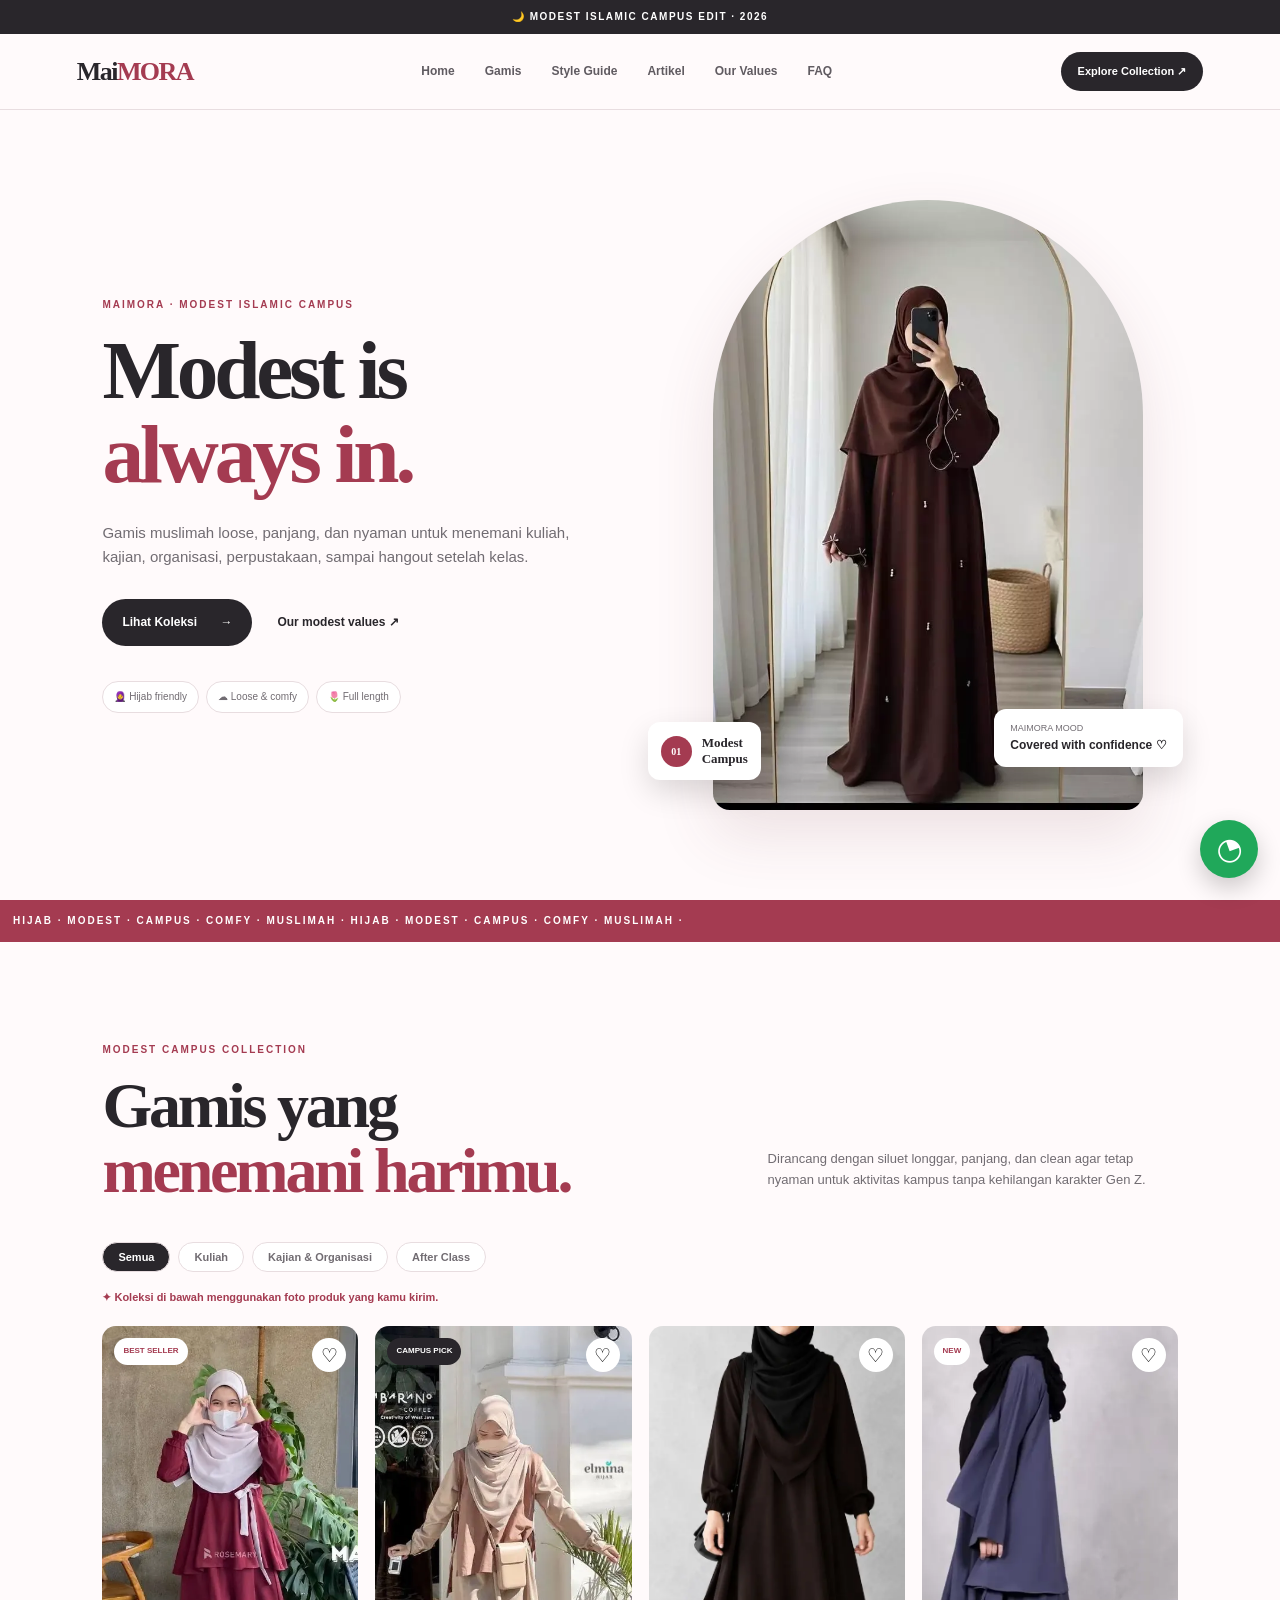
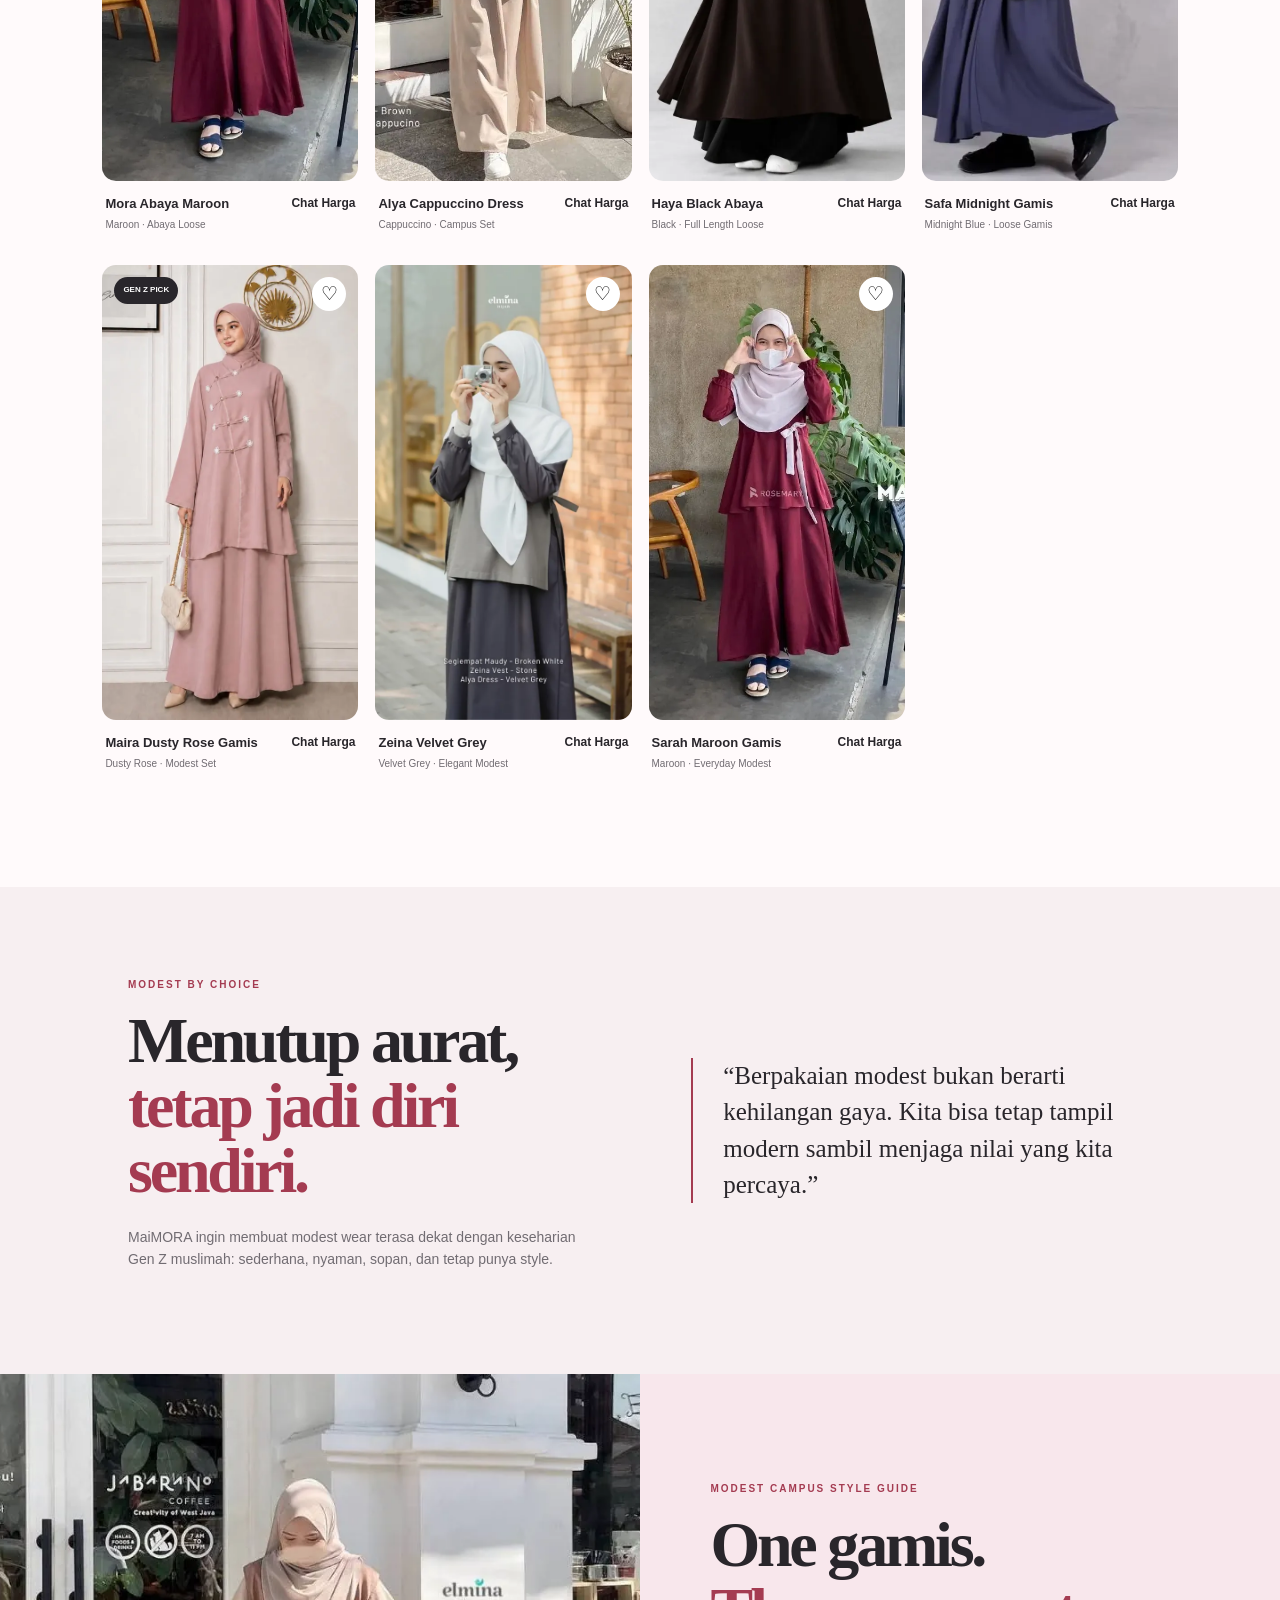
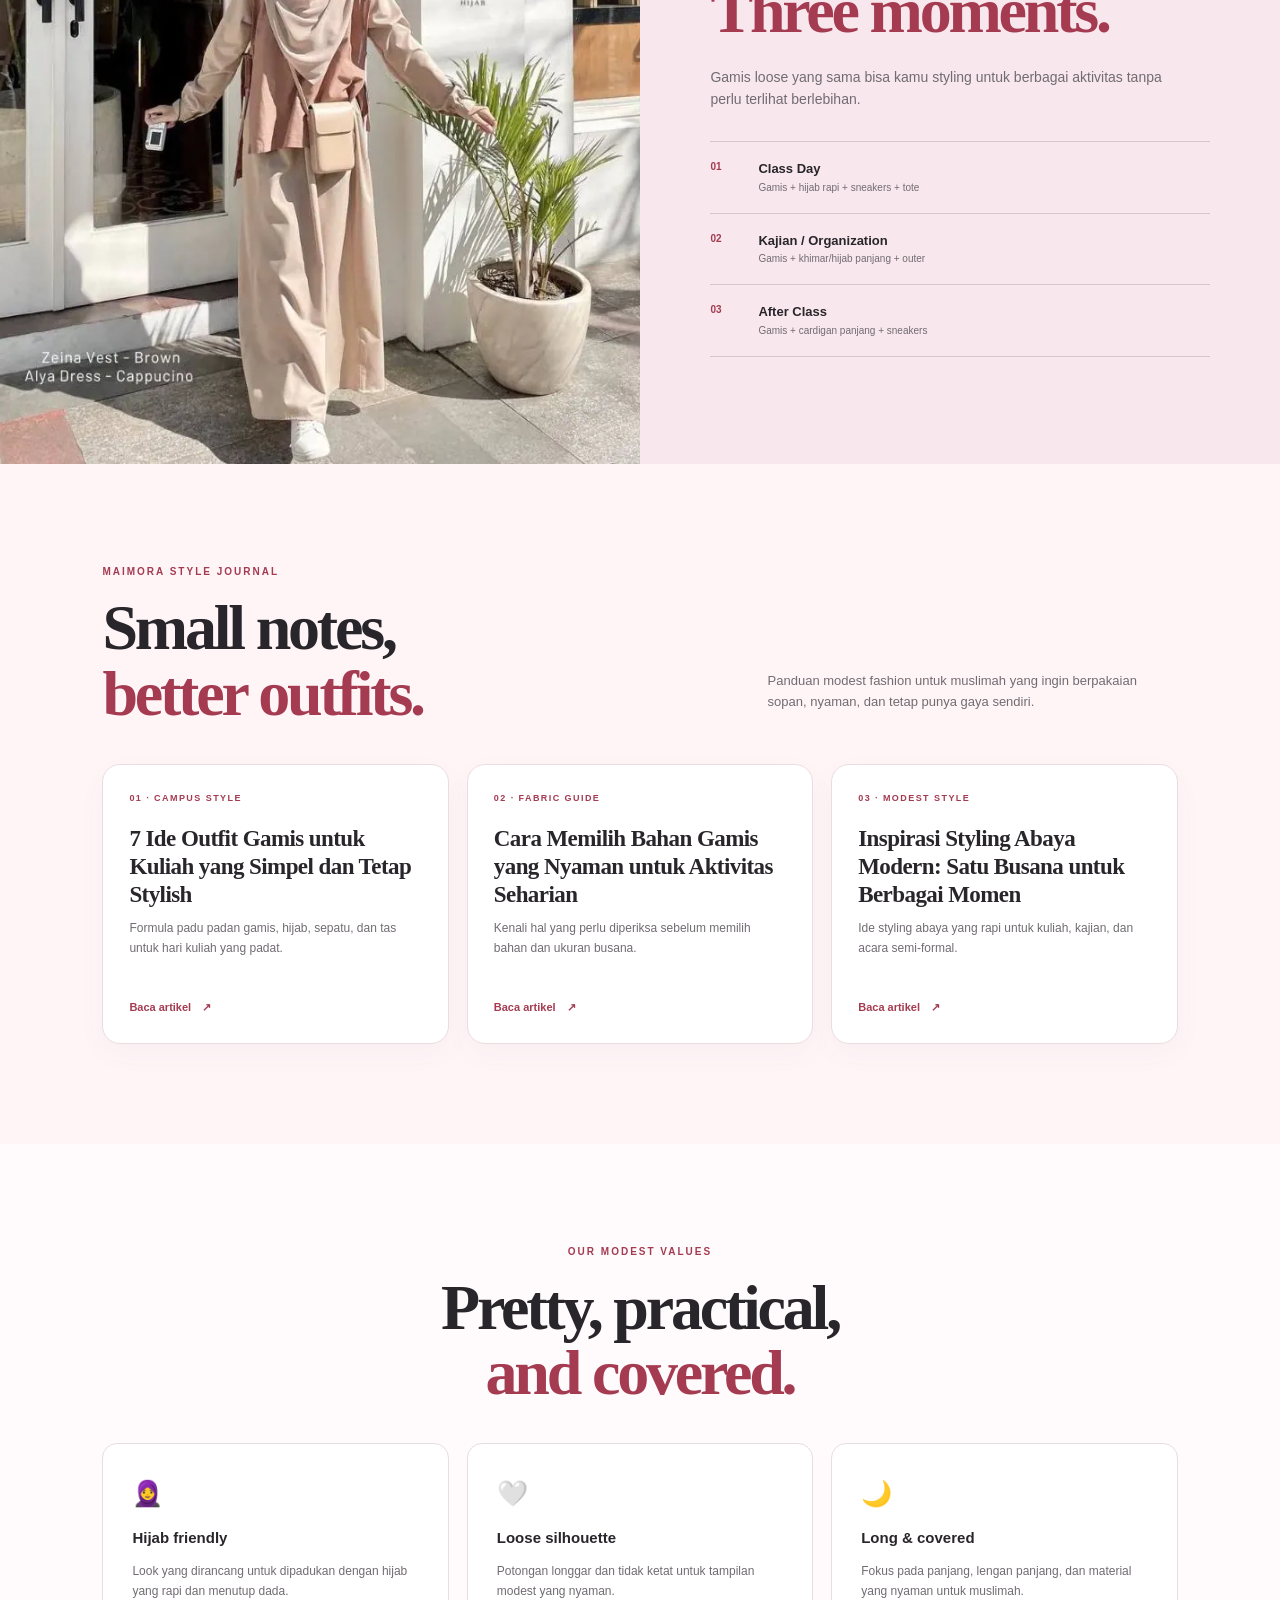
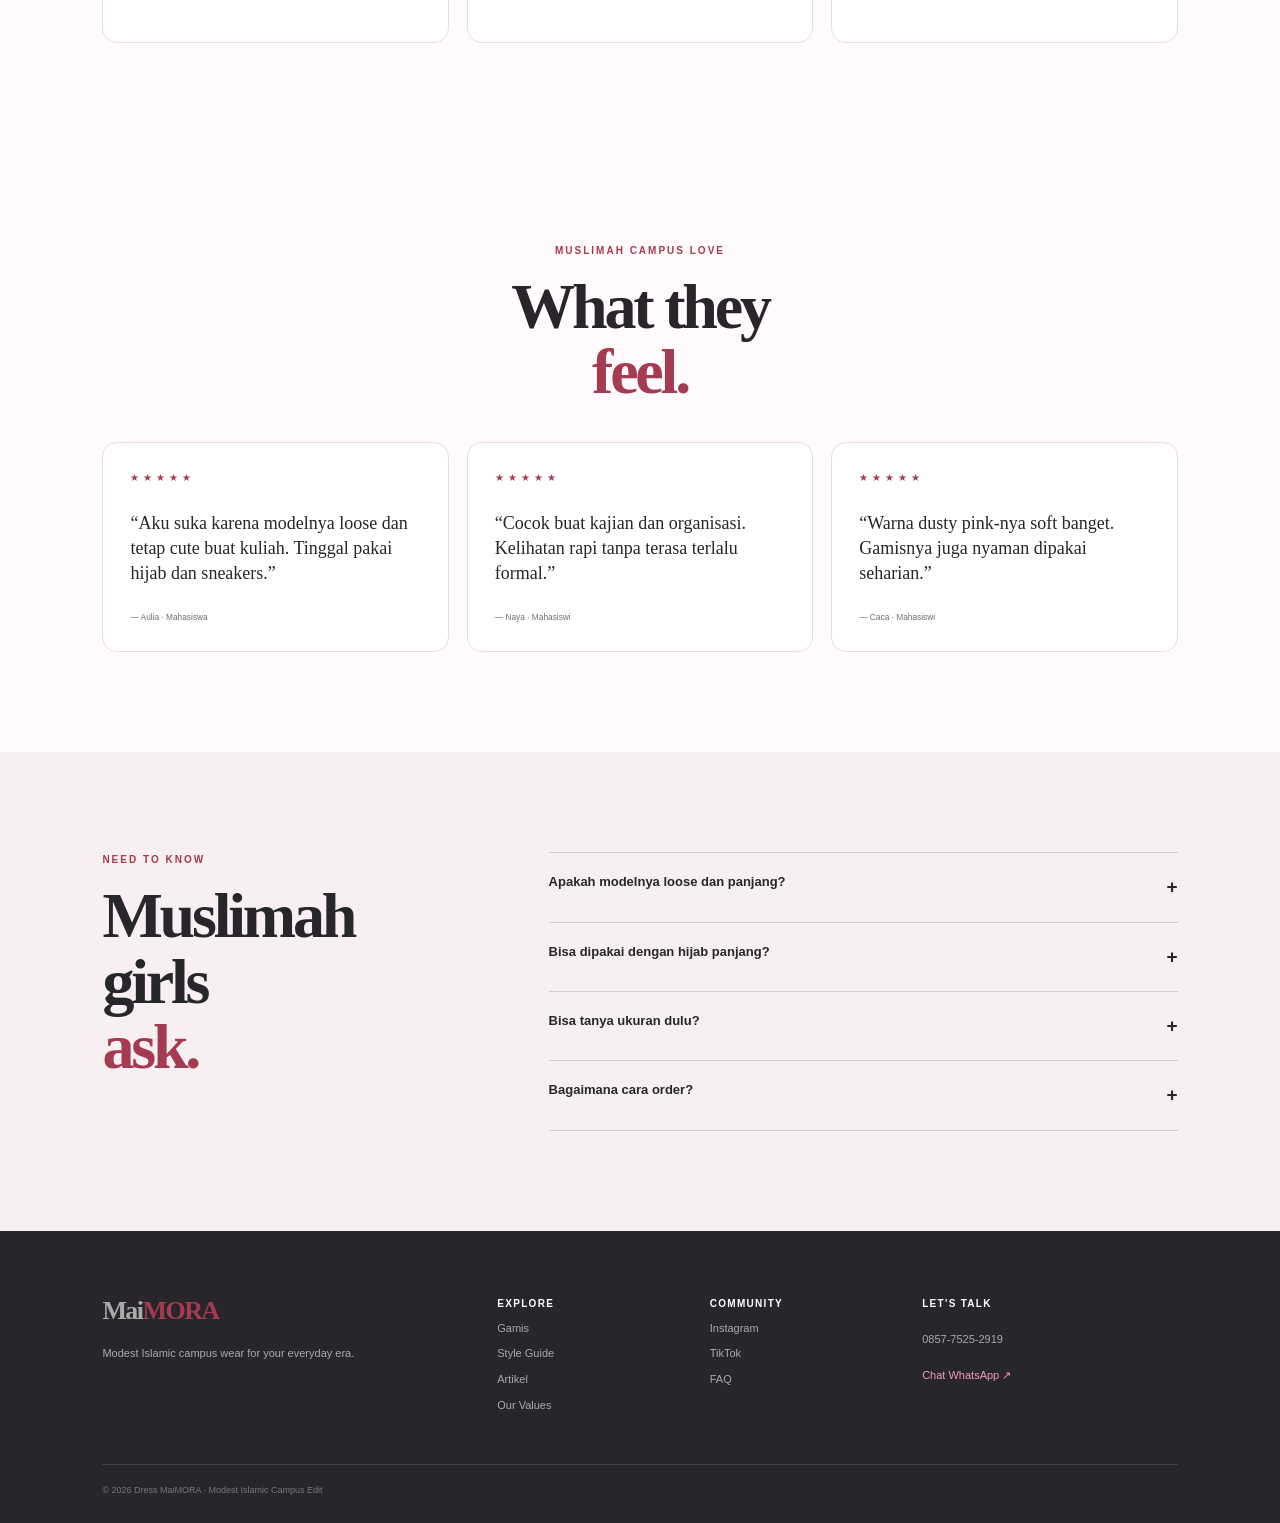
<file: index.html>
<!doctype html><html lang="id"><head><meta charset="utf-8"><meta name="viewport" content="width=device-width,initial-scale=1"><meta name="description" content="Temukan gamis muslimah modern untuk kuliah, kajian, dan aktivitas harian. Baca panduan outfit modest, memilih bahan nyaman, dan styling abaya dari MaiMORA Dress."><meta name="robots" content="index,follow,max-image-preview:large"><link rel="canonical" href="https://maimora.my.id/"><meta property="og:type" content="website"><meta property="og:title" content="MaiMORA Dress — Gamis Muslimah untuk Kampus & Harian"><meta property="og:description" content="Inspirasi modest fashion Gen Z: gamis nyaman, outfit kuliah, dan styling abaya." ><meta property="og:url" content="https://maimora.my.id/"><title>MaiMORA Dress | Gamis Muslimah Modern untuk Kuliah & Harian</title><link rel="preload" as="image" href="assets/01-noor-chocolate-abaya.webp" fetchpriority="high"><link rel="stylesheet" href="style.css"></head>
<body>
<div class="topbar">🌙 MODEST ISLAMIC CAMPUS EDIT · 2026</div>
<header><a class="logo" href="#home">Mai<span>MORA</span></a><button class="menu" aria-label="Buka menu">☰</button><nav><a href="#home">Home</a><a href="#collection">Gamis</a><a href="#style">Style Guide</a><a href="#artikel">Artikel</a><a href="#values">Our Values</a><a href="#faq">FAQ</a></nav><a class="shop" href="#collection">Explore Collection ↗</a></header>
<main id="home">
<section class="hero">
<div class="hero-copy"><p class="eyebrow">MAIMORA · MODEST ISLAMIC CAMPUS</p><h1>Modest is<br><em>always in.</em></h1><p class="lead">Gamis muslimah loose, panjang, dan nyaman untuk menemani kuliah, kajian, organisasi, perpustakaan, sampai hangout setelah kelas.</p><div class="actions"><a class="btn" href="#collection">Lihat Koleksi <b>→</b></a><a class="link" href="#values">Our modest values ↗</a></div><div class="chips"><span>🧕 Hijab friendly</span><span>☁ Loose & comfy</span><span>🌷 Full length</span></div></div>
<div class="hero-art"><div class="hero-photo"><img src="assets/01-noor-chocolate-abaya.webp" alt="Gamis abaya cokelat muslimah" width="1024" height="1024" fetchpriority="high" loading="eager"></div><div class="quote-card"><small>MAIMORA MOOD</small><strong>Covered with confidence ♡</strong></div><div class="new-card"><b>01</b><span>Modest<br>Campus</span></div></div>
</section>
<div class="ticker">HIJAB · MODEST · CAMPUS · COMFY · MUSLIMAH · HIJAB · MODEST · CAMPUS · COMFY · MUSLIMAH ·</div>

<section class="section" id="collection">
<div class="heading"><div><p class="eyebrow">MODEST CAMPUS COLLECTION</p><h2>Gamis yang<br><em>menemani harimu.</em></h2></div><p>Dirancang dengan siluet longgar, panjang, dan clean agar tetap nyaman untuk aktivitas kampus tanpa kehilangan karakter Gen Z.</p></div>
<div class="filters"><button class="active" data-filter="all">Semua</button><button data-filter="daily">Kuliah</button><button data-filter="event">Kajian & Organisasi</button><button data-filter="hangout">After Class</button></div>
<p class="collection-note">✦ Koleksi di bawah menggunakan foto produk yang kamu kirim.</p><div class="products">
<article class="product" data-cat="event"><div class="pic"><img loading="lazy" decoding="async" width="800" height="800" src="assets/05-sarah-maroon-gamis.webp" alt="Gamis muslimah maroon potongan panjang untuk acara dan aktivitas harian"><span>BEST SELLER</span><button class="fav">♡</button></div><div class="info"><div><h3>Mora Abaya Maroon</h3><p>Maroon · Abaya Loose</p></div><b>Chat Harga</b></div></article>
<article class="product" data-cat="hangout"><div class="pic"><img loading="lazy" decoding="async" width="769" height="769" src="assets/02-cappuccino-campus.webp" alt="Gamis cappuccino muslimah untuk campus"><span class="dark">CAMPUS PICK</span><button class="fav">♡</button></div><div class="info"><div><h3>Alya Cappuccino Dress</h3><p>Cappuccino · Campus Set</p></div><b>Chat Harga</b></div></article>
<article class="product" data-cat="daily"><div class="pic"><img loading="lazy" decoding="async" width="1024" height="1024" src="assets/02-haya-black-abaya.webp" alt="Gamis abaya hitam muslimah"><button class="fav">♡</button></div><div class="info"><div><h3>Haya Black Abaya</h3><p>Black · Full Length Loose</p></div><b>Chat Harga</b></div></article>
<article class="product" data-cat="daily"><div class="pic"><img loading="lazy" decoding="async" width="800" height="800" src="assets/03-safa-midnight-gamis.webp" alt="Gamis navy gelap muslimah"><span>NEW</span><button class="fav">♡</button></div><div class="info"><div><h3>Safa Midnight Gamis</h3><p>Midnight Blue · Loose Gamis</p></div><b>Chat Harga</b></div></article>
<article class="product" data-cat="hangout"><div class="pic"><img loading="lazy" decoding="async" width="768" height="1024" src="assets/04-maira-dusty-rose-gamis.webp" alt="Gamis dusty rose muslimah"><span class="dark">GEN Z PICK</span><button class="fav">♡</button></div><div class="info"><div><h3>Maira Dusty Rose Gamis</h3><p>Dusty Rose · Modest Set</p></div><b>Chat Harga</b></div></article>
<article class="product" data-cat="event"><div class="pic"><img loading="lazy" decoding="async" width="1024" height="1024" src="assets/06-grey-velvet.webp" alt="Gamis grey velvet muslimah"><button class="fav">♡</button></div><div class="info"><div><h3>Zeina Velvet Grey</h3><p>Velvet Grey · Elegant Modest</p></div><b>Chat Harga</b></div></article>
<article class="product" data-cat="daily"><div class="pic"><img loading="lazy" decoding="async" width="800" height="800" src="assets/05-sarah-maroon-gamis.webp" alt="Gamis maroon muslimah"><button class="fav">♡</button></div><div class="info"><div><h3>Sarah Maroon Gamis</h3><p>Maroon · Everyday Modest</p></div><b>Chat Harga</b></div></article>
</div></section>

<section class="islamic-note"><div><p class="eyebrow">MODEST BY CHOICE</p><h2>Menutup aurat,<br><em>tetap jadi diri sendiri.</em></h2><p>MaiMORA ingin membuat modest wear terasa dekat dengan keseharian Gen Z muslimah: sederhana, nyaman, sopan, dan tetap punya style.</p></div><div class="dua">“Berpakaian modest bukan berarti kehilangan gaya. Kita bisa tetap tampil modern sambil menjaga nilai yang kita percaya.”</div></section>

<section class="split" id="style"><div class="split-img"><img loading="lazy" decoding="async" width="769" height="769" src="assets/02-cappuccino-campus.webp" alt="Inspirasi outfit modest campus muslimah"></div><div class="split-copy"><p class="eyebrow">MODEST CAMPUS STYLE GUIDE</p><h2>One gamis.<br><em>Three moments.</em></h2><p>Gamis loose yang sama bisa kamu styling untuk berbagai aktivitas tanpa perlu terlihat berlebihan.</p><div class="moods"><div><b>01</b><span><strong>Class Day</strong><small>Gamis + hijab rapi + sneakers + tote</small></span></div><div><b>02</b><span><strong>Kajian / Organization</strong><small>Gamis + khimar/hijab panjang + outer</small></span></div><div><b>03</b><span><strong>After Class</strong><small>Gamis + cardigan panjang + sneakers</small></span></div></div></div></section>

<section class="section blog-section" id="artikel"><div class="heading"><div><p class="eyebrow">MAIMORA STYLE JOURNAL</p><h2>Small notes,<br><em>better outfits.</em></h2></div><p>Panduan modest fashion untuk muslimah yang ingin berpakaian sopan, nyaman, dan tetap punya gaya sendiri.</p></div><div class="blog-grid">
<article class="blog-card"><div class="blog-number">01 · CAMPUS STYLE</div><h3>7 Ide Outfit Gamis untuk Kuliah yang Simpel dan Tetap Stylish</h3><p>Formula padu padan gamis, hijab, sepatu, dan tas untuk hari kuliah yang padat.</p><a href="artikel/outfit-gamis-untuk-kuliah.html">Baca artikel <span>↗</span></a></article>
<article class="blog-card"><div class="blog-number">02 · FABRIC GUIDE</div><h3>Cara Memilih Bahan Gamis yang Nyaman untuk Aktivitas Seharian</h3><p>Kenali hal yang perlu diperiksa sebelum memilih bahan dan ukuran busana.</p><a href="artikel/cara-memilih-bahan-gamis.html">Baca artikel <span>↗</span></a></article>
<article class="blog-card"><div class="blog-number">03 · MODEST STYLE</div><h3>Inspirasi Styling Abaya Modern: Satu Busana untuk Berbagai Momen</h3><p>Ide styling abaya yang rapi untuk kuliah, kajian, dan acara semi-formal.</p><a href="artikel/styling-abaya-modern.html">Baca artikel <span>↗</span></a></article>
</div></section>

<section class="section" id="values"><div class="heading center"><div><p class="eyebrow">OUR MODEST VALUES</p><h2>Pretty, practical,<br><em>and covered.</em></h2></div></div><div class="reason-grid"><div><i>🧕</i><h3>Hijab friendly</h3><p>Look yang dirancang untuk dipadukan dengan hijab yang rapi dan menutup dada.</p></div><div><i>🤍</i><h3>Loose silhouette</h3><p>Potongan longgar dan tidak ketat untuk tampilan modest yang nyaman.</p></div><div><i>🌙</i><h3>Long & covered</h3><p>Fokus pada panjang, lengan panjang, dan material yang nyaman untuk muslimah.</p></div></div></section>

<section class="section reviews"><div class="heading center"><div><p class="eyebrow">MUSLIMAH CAMPUS LOVE</p><h2>What they<br><em>feel.</em></h2></div></div><div class="review-grid"><blockquote>★★★★★<p>“Aku suka karena modelnya loose dan tetap cute buat kuliah. Tinggal pakai hijab dan sneakers.”</p><small>— Aulia · Mahasiswa</small></blockquote><blockquote>★★★★★<p>“Cocok buat kajian dan organisasi. Kelihatan rapi tanpa terasa terlalu formal.”</p><small>— Naya · Mahasiswi</small></blockquote><blockquote>★★★★★<p>“Warna dusty pink-nya soft banget. Gamisnya juga nyaman dipakai seharian.”</p><small>— Caca · Mahasiswi</small></blockquote></div></section>

<section class="section faq" id="faq"><div><p class="eyebrow">NEED TO KNOW</p><h2>Muslimah girls<br><em>ask.</em></h2></div><div class="faqs"><details><summary>Apakah modelnya loose dan panjang?<b>+</b></summary><p>Campus Edit menggunakan konsep modest dengan siluet longgar dan panjang. Detail ukuran tetap perlu dicek melalui size chart sebelum order.</p></details><details><summary>Bisa dipakai dengan hijab panjang?<b>+</b></summary><p>Bisa. Koleksi dibuat dengan vibe hijab-friendly dan cocok dipadukan dengan hijab yang menutup dada.</p></details><details><summary>Bisa tanya ukuran dulu?<b>+</b></summary><p>Bisa. Hubungi admin melalui WhatsApp untuk size chart dan stok terbaru.</p></details><details><summary>Bagaimana cara order?<b>+</b></summary><p>Klik tombol WhatsApp di kanan bawah dan template pesan akan otomatis terisi.</p></details></div></section>
</main>
<footer><div class="foot-brand"><a class="logo">Mai<span>MORA</span></a><p>Modest Islamic campus wear for your everyday era.</p></div><div><b>Explore</b><a href="#collection">Gamis</a><a href="#style">Style Guide</a><a href="#artikel">Artikel</a><a href="#values">Our Values</a></div><div><b>Community</b><a href="#">Instagram</a><a href="#">TikTok</a><a href="#faq">FAQ</a></div><div><b>Let's talk</b><p>0857-7525-2919</p><a class="wa-link" target="_blank" href="https://wa.me/6285775252919?text=HAI%20KAK%2C%20MAU%20DRESS%20MUSLIMAH......">Chat WhatsApp ↗</a></div><small class="copy">© 2026 Dress MaiMORA · Modest Islamic Campus Edit</small></footer>
<a class="wa" target="_blank" aria-label="Chat WhatsApp" href="https://wa.me/6285775252919?text=HAI%20KAK%2C%20MAU%20DRESS%20MUSLIMAH......"><span>◔</span><em>Chat via WhatsApp</em></a><button class="up">↑</button><script src="script.js"></script></body></html>
</file>
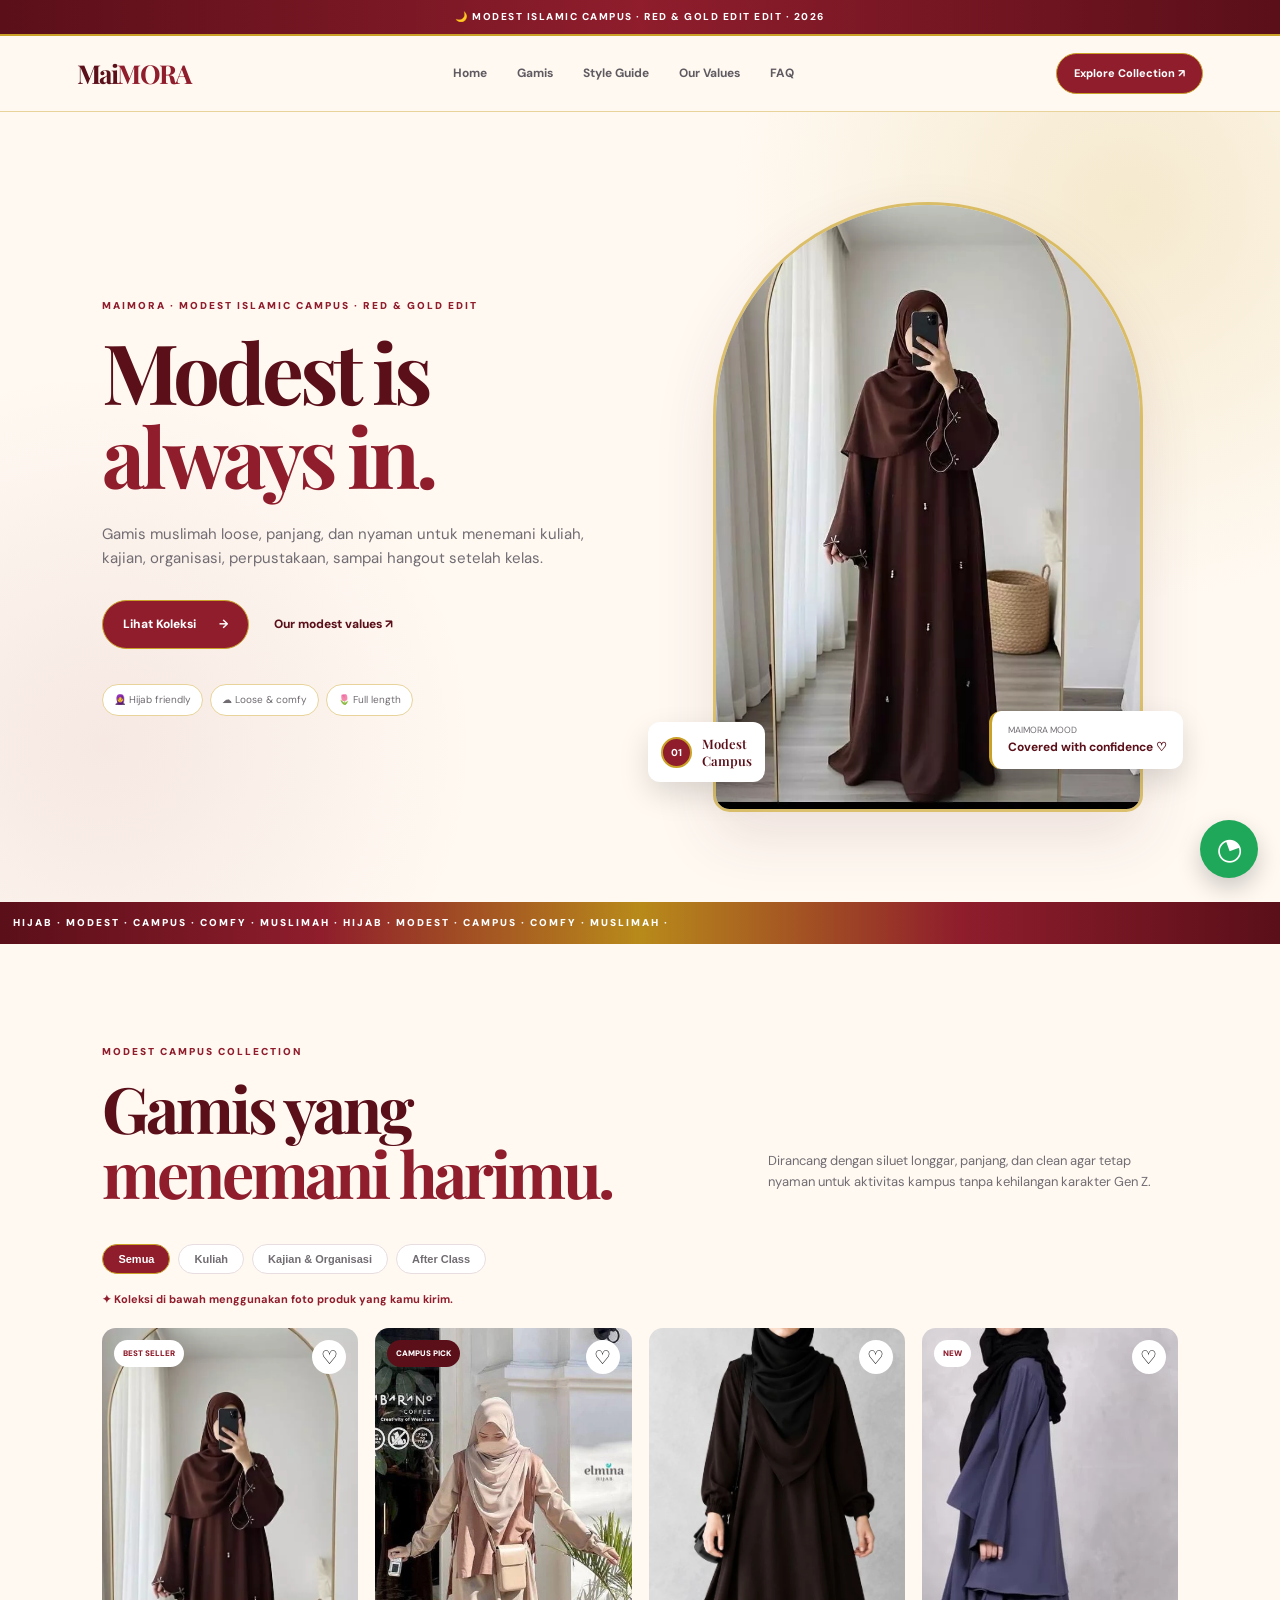
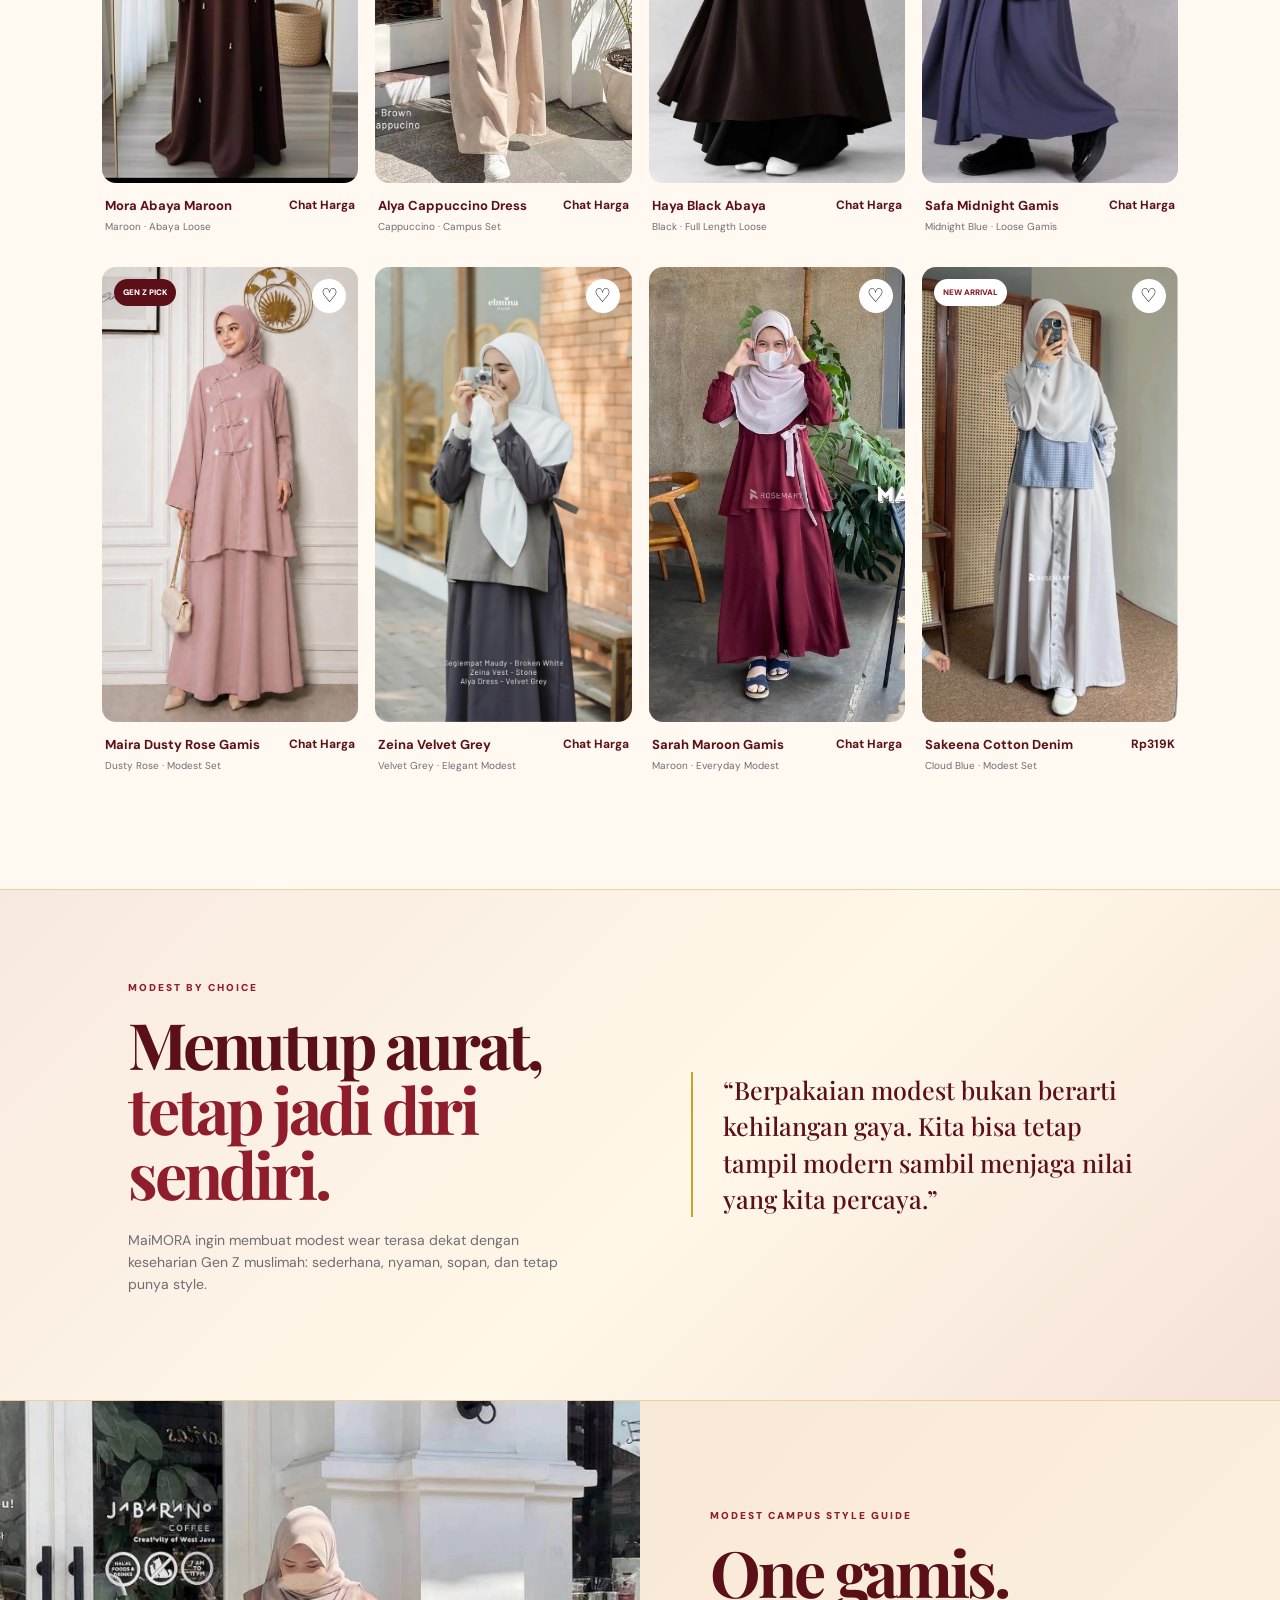
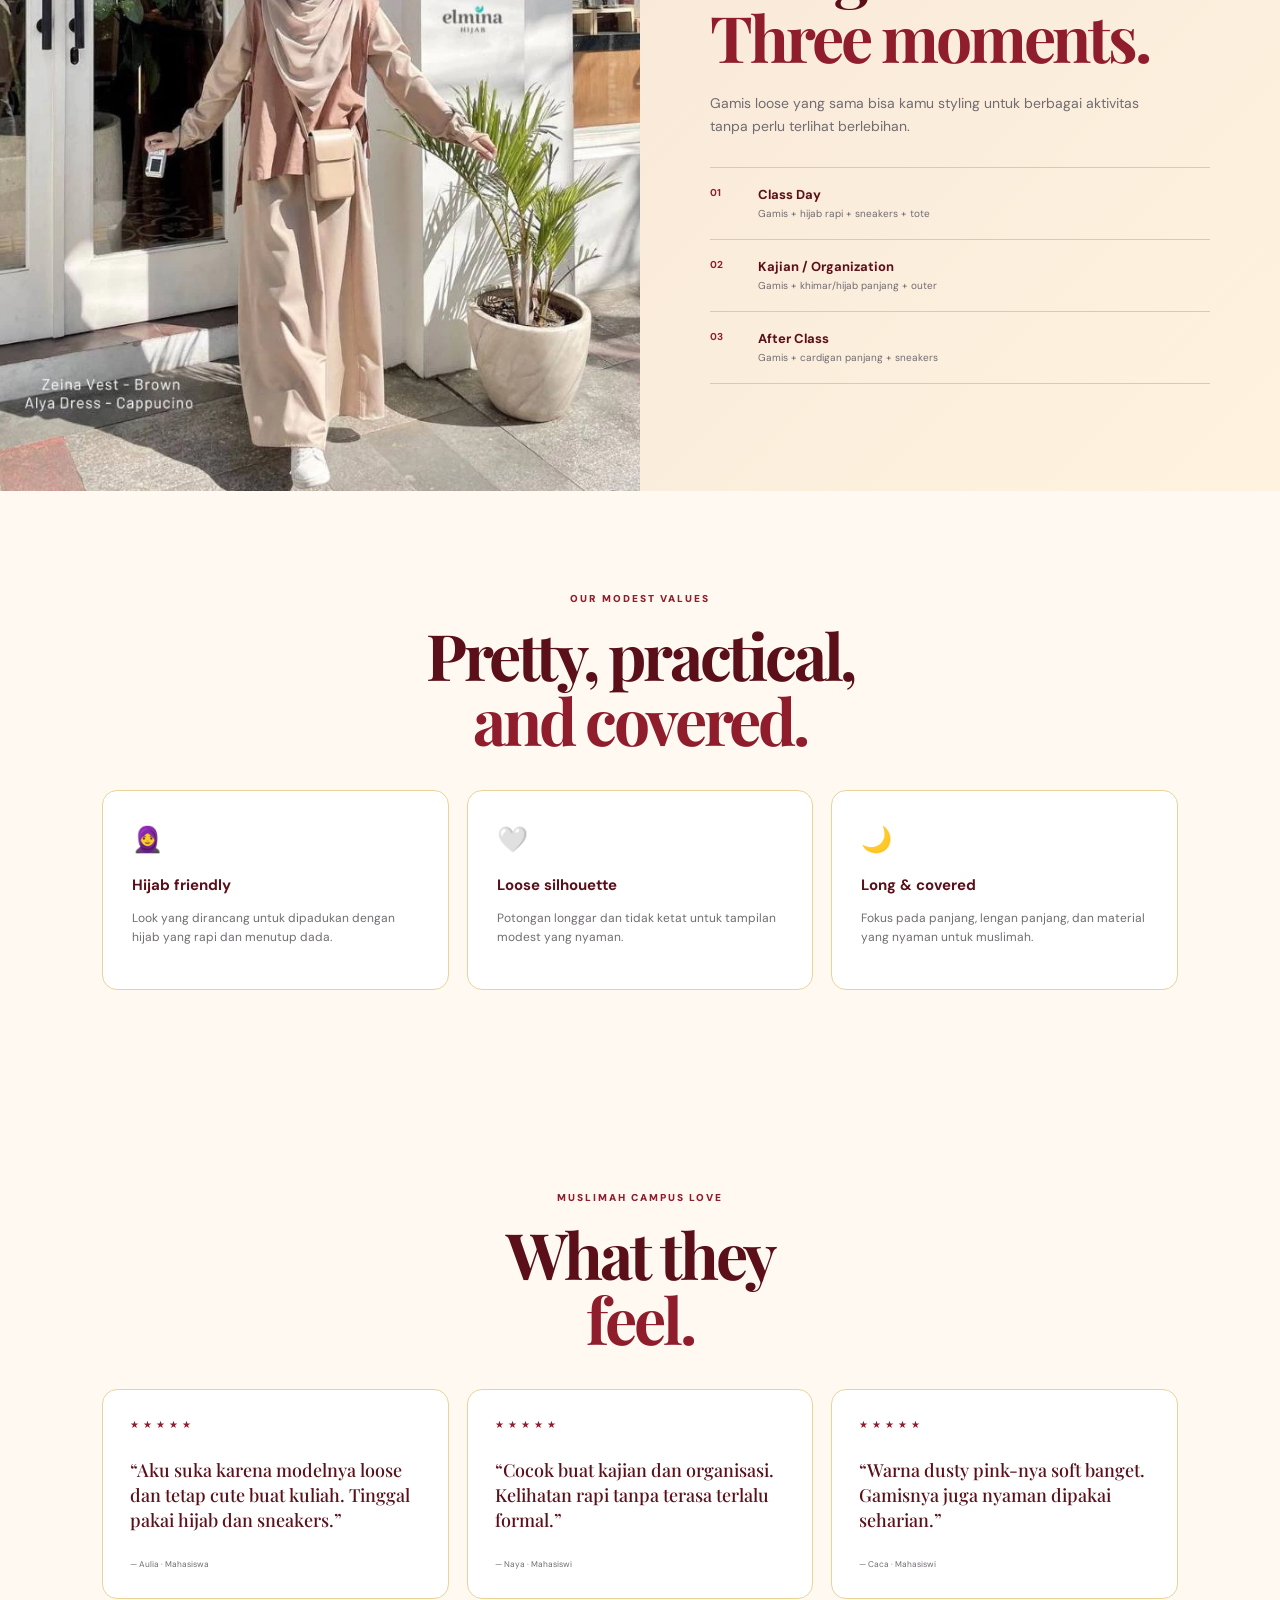
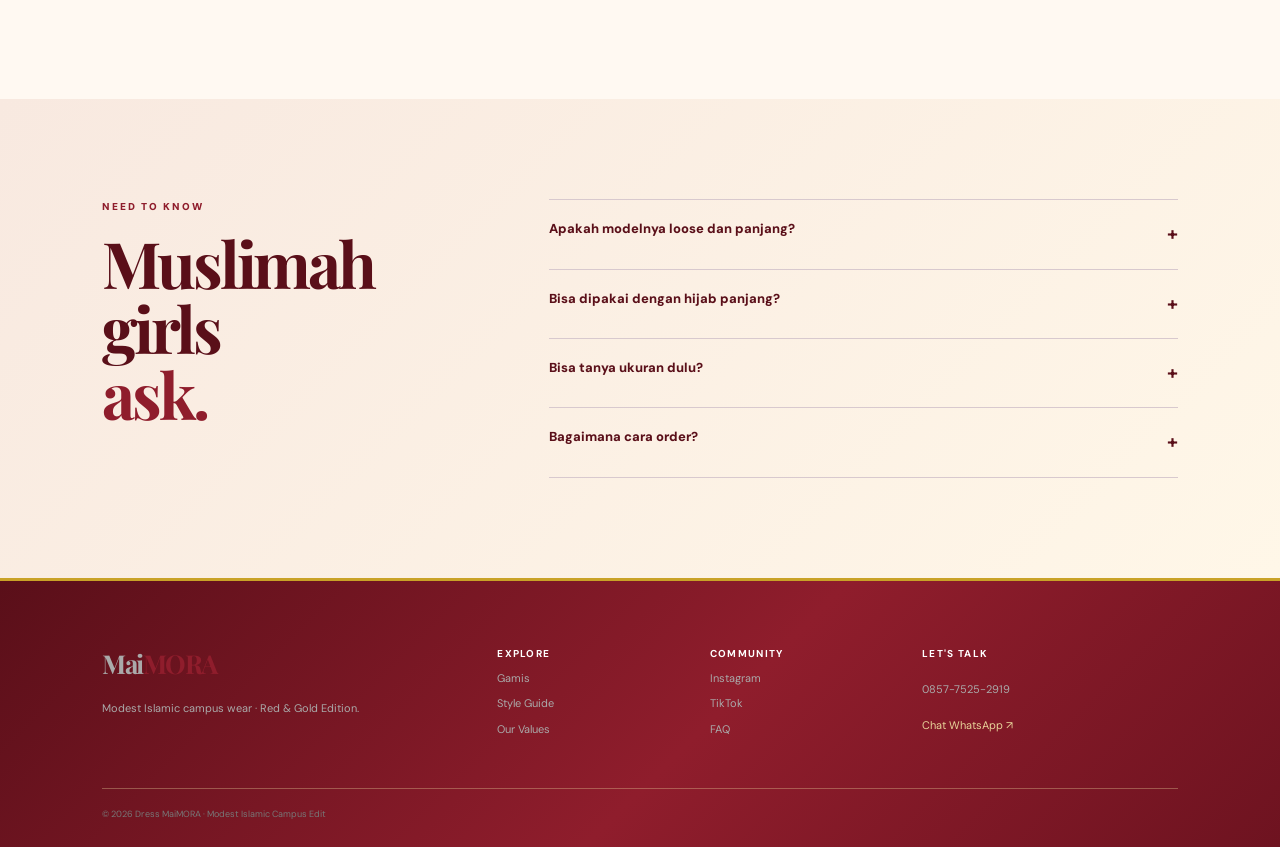
<file: MaiMORA_AutoScroll_2Detik/MaiMORA.DRESS-main/index.html>
<!doctype html><html lang="id"><head><meta charset="utf-8"><meta name="viewport" content="width=device-width,initial-scale=1"><meta name="description" content="Dress MaiMORA — modest Islamic campus wear untuk muslimah Gen Z"><title>Dress MaiMORA — Modest Islamic Campus</title><link rel="preconnect" href="https://fonts.googleapis.com"><link rel="preconnect" href="https://fonts.gstatic.com" crossorigin><link href="https://fonts.googleapis.com/css2?family=DM+Sans:wght@400;500;600;700;800&family=Playfair+Display:wght@500;600;700&display=swap" rel="stylesheet"><link rel="stylesheet" href="style.css"></head>
<body>
<div class="topbar">🌙 MODEST ISLAMIC CAMPUS · RED & GOLD EDIT EDIT · 2026</div>
<header><a class="logo" href="#home">Mai<span>MORA</span></a><button class="menu" aria-label="Buka menu">☰</button><nav><a href="#home">Home</a><a href="#collection">Gamis</a><a href="#style">Style Guide</a><a href="#values">Our Values</a><a href="#faq">FAQ</a></nav><a class="shop" href="#collection">Explore Collection ↗</a></header>
<main id="home">
<section class="hero">
<div class="hero-copy"><p class="eyebrow">MAIMORA · MODEST ISLAMIC CAMPUS · RED & GOLD EDIT</p><h1>Modest is<br><em>always in.</em></h1><p class="lead">Gamis muslimah loose, panjang, dan nyaman untuk menemani kuliah, kajian, organisasi, perpustakaan, sampai hangout setelah kelas.</p><div class="actions"><a class="btn" href="#collection">Lihat Koleksi <b>→</b></a><a class="link" href="#values">Our modest values ↗</a></div><div class="chips"><span>🧕 Hijab friendly</span><span>☁ Loose & comfy</span><span>🌷 Full length</span></div></div>
<div class="hero-art"><div class="hero-photo"><img src="assets/01-noor-chocolate-abaya.png" alt="Gamis abaya cokelat muslimah"></div><div class="quote-card"><small>MAIMORA MOOD</small><strong>Covered with confidence ♡</strong></div><div class="new-card"><b>01</b><span>Modest<br>Campus</span></div></div>
</section>
<div class="ticker">HIJAB · MODEST · CAMPUS · COMFY · MUSLIMAH · HIJAB · MODEST · CAMPUS · COMFY · MUSLIMAH ·</div>

<section class="section" id="collection">
<div class="heading"><div><p class="eyebrow">MODEST CAMPUS COLLECTION</p><h2>Gamis yang<br><em>menemani harimu.</em></h2></div><p>Dirancang dengan siluet longgar, panjang, dan clean agar tetap nyaman untuk aktivitas kampus tanpa kehilangan karakter Gen Z.</p></div>
<div class="filters"><button class="active" data-filter="all">Semua</button><button data-filter="daily">Kuliah</button><button data-filter="event">Kajian & Organisasi</button><button data-filter="hangout">After Class</button></div>
<p class="collection-note">✦ Koleksi di bawah menggunakan foto produk yang kamu kirim.</p><div class="products">
<article class="product" data-cat="event"><div class="pic"><img src="assets/mora-abaya-maroon.png" alt="Mora Abaya Maroon"><span>BEST SELLER</span><button class="fav">♡</button></div><div class="info"><div><h3>Mora Abaya Maroon</h3><p>Maroon · Abaya Loose</p></div><b>Chat Harga</b></div></article>
<article class="product" data-cat="hangout"><div class="pic"><img src="assets/02-cappuccino-campus.png" alt="Gamis cappuccino muslimah untuk campus"><span class="dark">CAMPUS PICK</span><button class="fav">♡</button></div><div class="info"><div><h3>Alya Cappuccino Dress</h3><p>Cappuccino · Campus Set</p></div><b>Chat Harga</b></div></article>
<article class="product" data-cat="daily"><div class="pic"><img src="assets/02-haya-black-abaya.png" alt="Gamis abaya hitam muslimah"><button class="fav">♡</button></div><div class="info"><div><h3>Haya Black Abaya</h3><p>Black · Full Length Loose</p></div><b>Chat Harga</b></div></article>
<article class="product" data-cat="daily"><div class="pic"><img src="assets/03-safa-midnight-gamis.png" alt="Gamis navy gelap muslimah"><span>NEW</span><button class="fav">♡</button></div><div class="info"><div><h3>Safa Midnight Gamis</h3><p>Midnight Blue · Loose Gamis</p></div><b>Chat Harga</b></div></article>
<article class="product" data-cat="hangout"><div class="pic"><img src="assets/04-maira-dusty-rose-gamis.png" alt="Gamis dusty rose muslimah"><span class="dark">GEN Z PICK</span><button class="fav">♡</button></div><div class="info"><div><h3>Maira Dusty Rose Gamis</h3><p>Dusty Rose · Modest Set</p></div><b>Chat Harga</b></div></article>
<article class="product" data-cat="event"><div class="pic"><img src="assets/06-grey-velvet.png" alt="Gamis grey velvet muslimah"><button class="fav">♡</button></div><div class="info"><div><h3>Zeina Velvet Grey</h3><p>Velvet Grey · Elegant Modest</p></div><b>Chat Harga</b></div></article>
<article class="product" data-cat="daily"><div class="pic"><img src="assets/05-sarah-maroon-gamis.png" alt="Gamis maroon muslimah"><button class="fav">♡</button></div><div class="info"><div><h3>Sarah Maroon Gamis</h3><p>Maroon · Everyday Modest</p></div><b>Chat Harga</b></div></article>
<article class="product" data-cat="daily">
<div class="pic"><img src="assets/sakeena-cotton-denim-new.png" alt="Sakeena Cotton Denim Gamis Muslimah">
<span>NEW ARRIVAL</span><button class="fav">♡</button></div>
<div class="info"><div><h3>Sakeena Cotton Denim</h3><p>Cloud Blue · Modest Set</p></div><b>Rp319K</b></div>
</article></div></section>

<section class="islamic-note"><div><p class="eyebrow">MODEST BY CHOICE</p><h2>Menutup aurat,<br><em>tetap jadi diri sendiri.</em></h2><p>MaiMORA ingin membuat modest wear terasa dekat dengan keseharian Gen Z muslimah: sederhana, nyaman, sopan, dan tetap punya style.</p></div><div class="dua">“Berpakaian modest bukan berarti kehilangan gaya. Kita bisa tetap tampil modern sambil menjaga nilai yang kita percaya.”</div></section>

<section class="split" id="style"><div class="split-img"><img src="assets/02-cappuccino-campus.png" alt="Inspirasi outfit modest campus muslimah"></div><div class="split-copy"><p class="eyebrow">MODEST CAMPUS STYLE GUIDE</p><h2>One gamis.<br><em>Three moments.</em></h2><p>Gamis loose yang sama bisa kamu styling untuk berbagai aktivitas tanpa perlu terlihat berlebihan.</p><div class="moods"><div><b>01</b><span><strong>Class Day</strong><small>Gamis + hijab rapi + sneakers + tote</small></span></div><div><b>02</b><span><strong>Kajian / Organization</strong><small>Gamis + khimar/hijab panjang + outer</small></span></div><div><b>03</b><span><strong>After Class</strong><small>Gamis + cardigan panjang + sneakers</small></span></div></div></div></section>

<section class="section" id="values"><div class="heading center"><div><p class="eyebrow">OUR MODEST VALUES</p><h2>Pretty, practical,<br><em>and covered.</em></h2></div></div><div class="reason-grid"><div><i>🧕</i><h3>Hijab friendly</h3><p>Look yang dirancang untuk dipadukan dengan hijab yang rapi dan menutup dada.</p></div><div><i>🤍</i><h3>Loose silhouette</h3><p>Potongan longgar dan tidak ketat untuk tampilan modest yang nyaman.</p></div><div><i>🌙</i><h3>Long & covered</h3><p>Fokus pada panjang, lengan panjang, dan material yang nyaman untuk muslimah.</p></div></div></section>

<section class="section reviews"><div class="heading center"><div><p class="eyebrow">MUSLIMAH CAMPUS LOVE</p><h2>What they<br><em>feel.</em></h2></div></div><div class="review-grid"><blockquote>★★★★★<p>“Aku suka karena modelnya loose dan tetap cute buat kuliah. Tinggal pakai hijab dan sneakers.”</p><small>— Aulia · Mahasiswa</small></blockquote><blockquote>★★★★★<p>“Cocok buat kajian dan organisasi. Kelihatan rapi tanpa terasa terlalu formal.”</p><small>— Naya · Mahasiswi</small></blockquote><blockquote>★★★★★<p>“Warna dusty pink-nya soft banget. Gamisnya juga nyaman dipakai seharian.”</p><small>— Caca · Mahasiswi</small></blockquote></div></section>

<section class="section faq" id="faq"><div><p class="eyebrow">NEED TO KNOW</p><h2>Muslimah girls<br><em>ask.</em></h2></div><div class="faqs"><details><summary>Apakah modelnya loose dan panjang?<b>+</b></summary><p>Campus Edit menggunakan konsep modest dengan siluet longgar dan panjang. Detail ukuran tetap perlu dicek melalui size chart sebelum order.</p></details><details><summary>Bisa dipakai dengan hijab panjang?<b>+</b></summary><p>Bisa. Koleksi dibuat dengan vibe hijab-friendly dan cocok dipadukan dengan hijab yang menutup dada.</p></details><details><summary>Bisa tanya ukuran dulu?<b>+</b></summary><p>Bisa. Hubungi admin melalui WhatsApp untuk size chart dan stok terbaru.</p></details><details><summary>Bagaimana cara order?<b>+</b></summary><p>Klik tombol WhatsApp di kanan bawah dan template pesan akan otomatis terisi.</p></details></div></section>
</main>
<footer><div class="foot-brand"><a class="logo">Mai<span>MORA</span></a><p>Modest Islamic campus wear · Red & Gold Edition.</p></div><div><b>Explore</b><a href="#collection">Gamis</a><a href="#style">Style Guide</a><a href="#values">Our Values</a></div><div><b>Community</b><a href="#">Instagram</a><a href="#">TikTok</a><a href="#faq">FAQ</a></div><div><b>Let's talk</b><p>0857-7525-2919</p><a class="wa-link" target="_blank" href="https://wa.me/6285775252919?text=HAI%20KAK%2C%20MAU%20DRESS%20MUSLIMAH......">Chat WhatsApp ↗</a></div><small class="copy">© 2026 Dress MaiMORA · Modest Islamic Campus Edit</small></footer>
<a class="wa" target="_blank" aria-label="Chat WhatsApp" href="https://wa.me/6285775252919?text=HAI%20KAK%2C%20MAU%20DRESS%20MUSLIMAH......"><span>◔</span><em>Chat via WhatsApp</em></a><button class="up">↑</button><script src="script.js"></script></body></html>
</file>
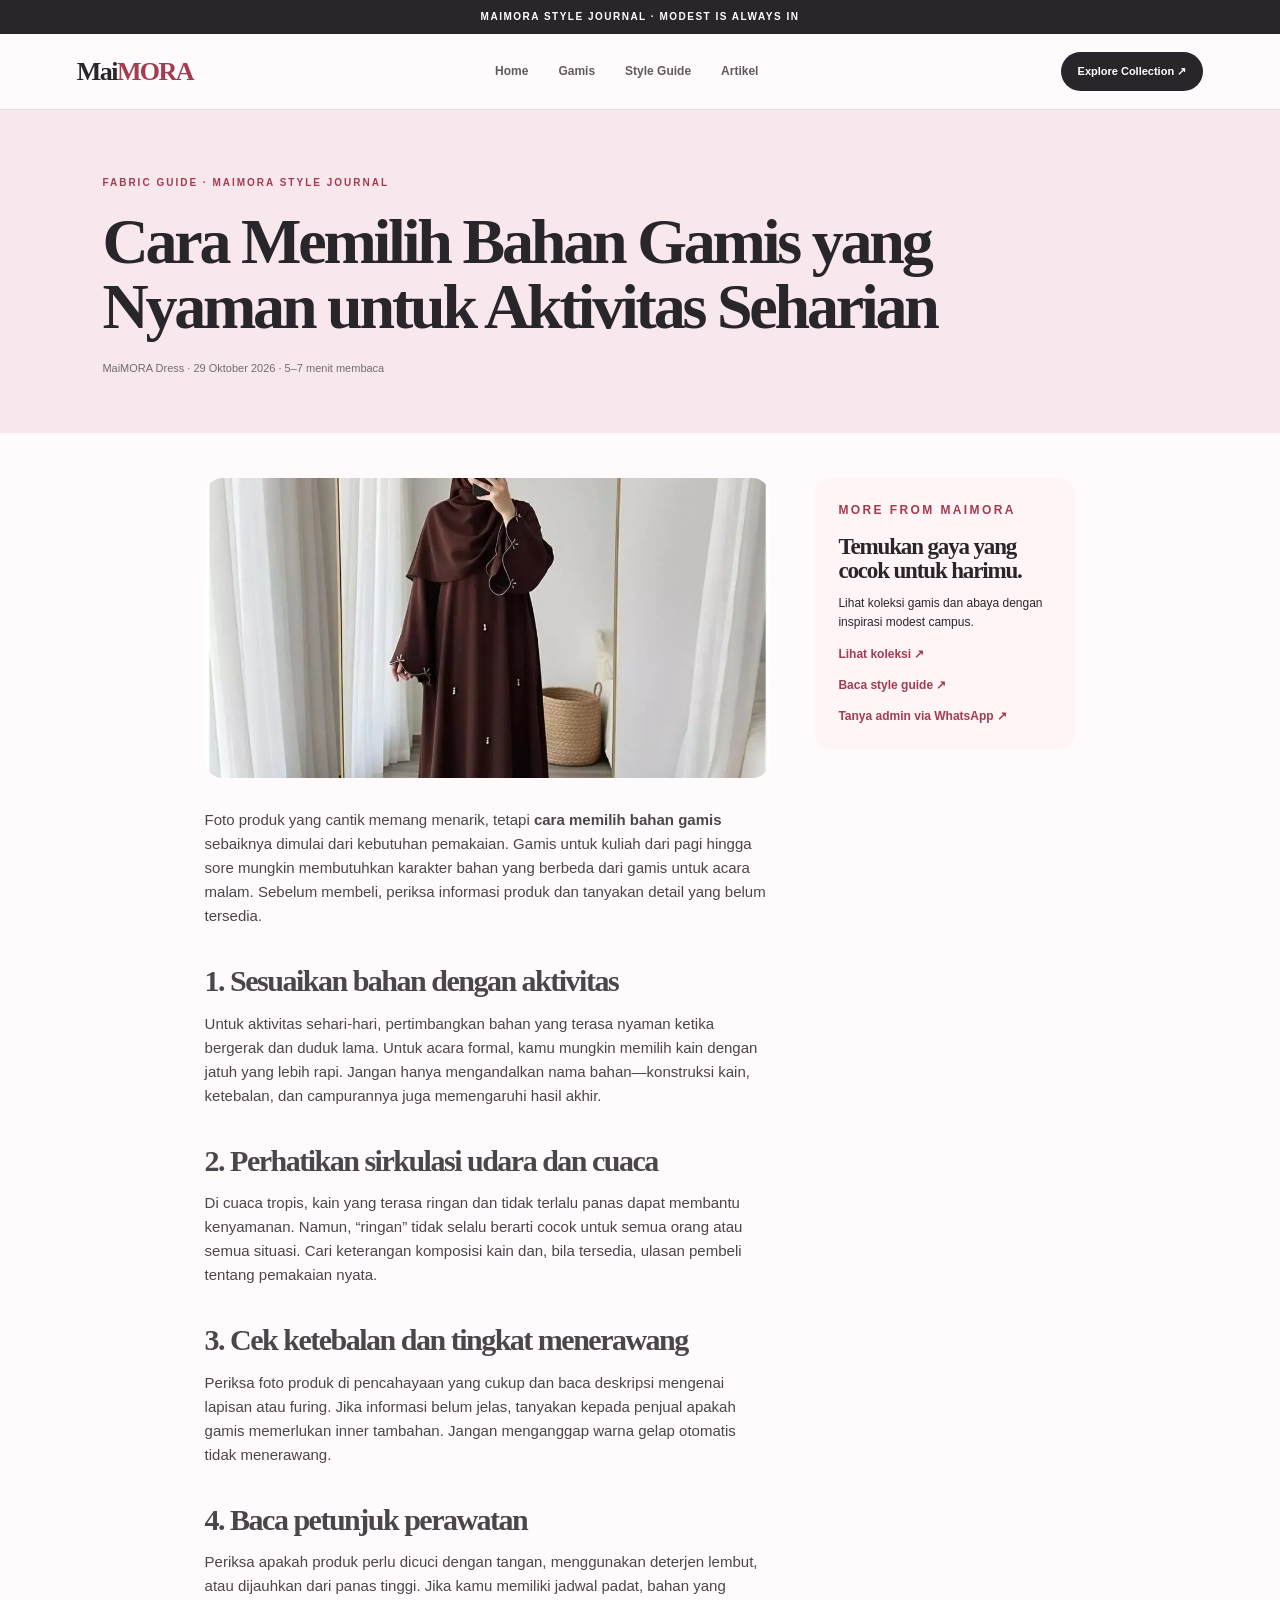
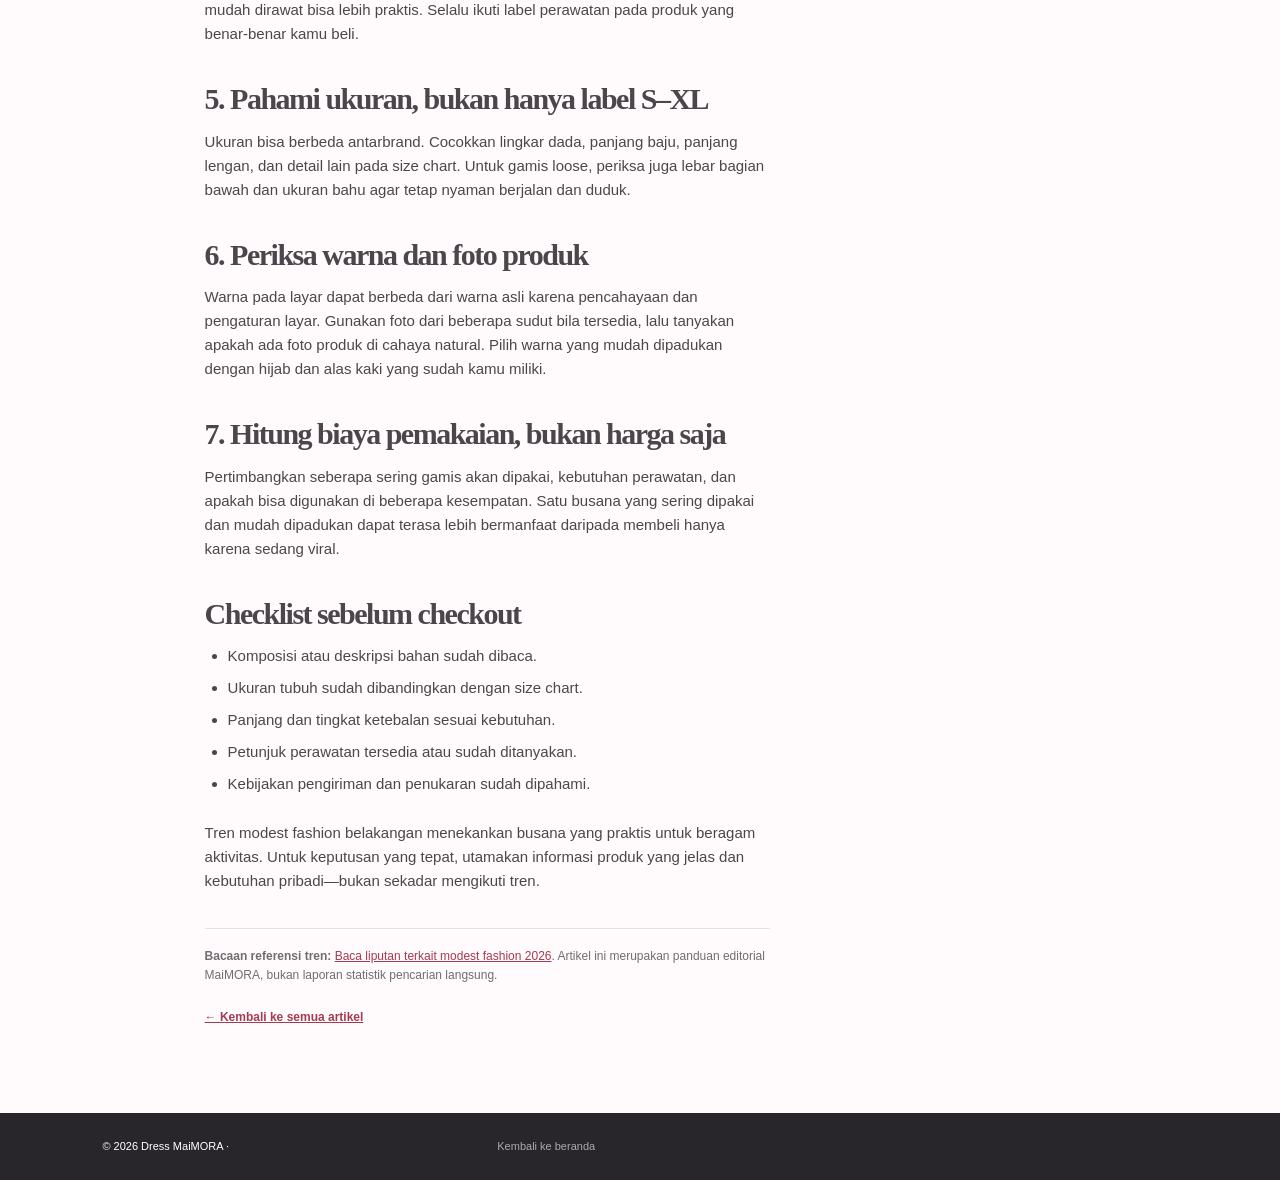
<file: artikel/cara-memilih-bahan-gamis.html>
<!doctype html><html lang="id"><head><meta charset="utf-8"><meta name="viewport" content="width=device-width,initial-scale=1"><meta name="description" content="Panduan memilih bahan gamis muslimah berdasarkan cuaca, aktivitas, ketebalan, perawatan, dan kenyamanan sebelum membeli busana online."><meta name="keywords" content="cara memilih bahan gamis, bahan gamis nyaman, tips beli gamis online, gamis untuk aktivitas sehari-hari"><meta name="robots" content="index,follow,max-image-preview:large"><link rel="canonical" href="https://maimora.my.id/artikel/cara-memilih-bahan-gamis.html"><meta property="og:type" content="article"><meta property="og:title" content="Cara Memilih Bahan Gamis yang Nyaman untuk Aktivitas Seharian"><meta property="og:description" content="Panduan memilih bahan gamis muslimah berdasarkan cuaca, aktivitas, ketebalan, perawatan, dan kenyamanan sebelum membeli busana online."><meta property="og:url" content="https://maimora.my.id/artikel/cara-memilih-bahan-gamis.html"><meta property="og:image" content="https://maimora.my.id/assets/01-noor-chocolate-abaya.webp"><title>Cara Memilih Bahan Gamis yang Nyaman untuk Aktivitas Seharian | MaiMORA Dress</title><link rel="stylesheet" href="../style.css"><link rel="icon" href="../favicon.svg" type="image/svg+xml"><script type="application/ld+json">{"@context":"https://schema.org","@type":"Article","headline":"Cara Memilih Bahan Gamis yang Nyaman untuk Aktivitas Seharian","description":"Panduan memilih bahan gamis muslimah berdasarkan cuaca, aktivitas, ketebalan, perawatan, dan kenyamanan sebelum membeli busana online.","datePublished":"2026-10-29","dateModified":"2026-10-29","author":{"@type":"Organization","name":"MaiMORA Dress"},"publisher":{"@type":"Organization","name":"MaiMORA Dress"},"mainEntityOfPage":"https://maimora.my.id/artikel/cara-memilih-bahan-gamis.html"}</script><style>
.article-hero{background:#f8e7ec;padding:65px 8% 45px}.article-hero .eyebrow{margin-bottom:18px}.article-hero h1{font-size:clamp(38px,5vw,64px);max-width:900px}.article-meta{font-size:11px;color:#716c72;margin-top:20px}.article-layout{max-width:1050px;margin:0 auto;padding:45px 7% 85px;display:grid;grid-template-columns:minmax(0,1fr) 260px;gap:45px}.article-body{font-size:15px;color:#4b464b}.article-body p{margin:0 0 20px}.article-body h2{font-size:30px;margin:36px 0 13px;line-height:1.15}.article-body ul{padding-left:23px;margin:0 0 25px}.article-body li{margin:8px 0}.article-body a{color:#a43b51;text-decoration:underline}.article-image{height:300px;border-radius:18px;overflow:hidden;margin-bottom:30px}.article-side{background:#fff5f7;border-radius:16px;padding:23px;height:max-content}.article-side h2{font-size:23px}.article-side p,.article-side a{font-size:12px}.article-side a{display:block;color:#a43b51;font-weight:800;margin-top:12px}.article-back{display:inline-block;margin-top:22px;font-size:12px;font-weight:800;color:#a43b51}.source-note{border-top:1px solid #eadde1;margin-top:35px;padding-top:18px;font-size:12px;color:#716c72}.article-footer{background:#29262b;color:white;padding:25px 8%;font-size:11px}@media(max-width:760px){.article-layout{grid-template-columns:1fr;gap:25px}.article-hero{padding:48px 6%}.article-image{height:230px}}
</style></head><body><div class="topbar">MAIMORA STYLE JOURNAL · MODEST IS ALWAYS IN</div><header><a class="logo" href="../index.html">Mai<span>MORA</span></a><button class="menu" aria-label="Buka menu">☰</button><nav><a href="../index.html#home">Home</a><a href="../index.html#collection">Gamis</a><a href="../index.html#style">Style Guide</a><a href="../index.html#artikel">Artikel</a></nav><a class="shop" href="../index.html#collection">Explore Collection ↗</a></header><main><section class="article-hero"><p class="eyebrow">FABRIC GUIDE · MAIMORA STYLE JOURNAL</p><h1>Cara Memilih Bahan Gamis yang Nyaman untuk Aktivitas Seharian</h1><p class="article-meta">MaiMORA Dress · 29 Oktober 2026 · 5–7 menit membaca</p></section><div class="article-layout"><article class="article-body"><div class="article-image"><img loading="lazy" decoding="async" width="1024" height="1024" src="../assets/01-noor-chocolate-abaya.webp" alt="Inspirasi modest fashion MaiMORA untuk fabric guide"></div><p>Foto produk yang cantik memang menarik, tetapi <strong>cara memilih bahan gamis</strong> sebaiknya dimulai dari kebutuhan pemakaian. Gamis untuk kuliah dari pagi hingga sore mungkin membutuhkan karakter bahan yang berbeda dari gamis untuk acara malam. Sebelum membeli, periksa informasi produk dan tanyakan detail yang belum tersedia.</p>
<h2>1. Sesuaikan bahan dengan aktivitas</h2><p>Untuk aktivitas sehari-hari, pertimbangkan bahan yang terasa nyaman ketika bergerak dan duduk lama. Untuk acara formal, kamu mungkin memilih kain dengan jatuh yang lebih rapi. Jangan hanya mengandalkan nama bahan—konstruksi kain, ketebalan, dan campurannya juga memengaruhi hasil akhir.</p>
<h2>2. Perhatikan sirkulasi udara dan cuaca</h2><p>Di cuaca tropis, kain yang terasa ringan dan tidak terlalu panas dapat membantu kenyamanan. Namun, “ringan” tidak selalu berarti cocok untuk semua orang atau semua situasi. Cari keterangan komposisi kain dan, bila tersedia, ulasan pembeli tentang pemakaian nyata.</p>
<h2>3. Cek ketebalan dan tingkat menerawang</h2><p>Periksa foto produk di pencahayaan yang cukup dan baca deskripsi mengenai lapisan atau furing. Jika informasi belum jelas, tanyakan kepada penjual apakah gamis memerlukan inner tambahan. Jangan menganggap warna gelap otomatis tidak menerawang.</p>
<h2>4. Baca petunjuk perawatan</h2><p>Periksa apakah produk perlu dicuci dengan tangan, menggunakan deterjen lembut, atau dijauhkan dari panas tinggi. Jika kamu memiliki jadwal padat, bahan yang mudah dirawat bisa lebih praktis. Selalu ikuti label perawatan pada produk yang benar-benar kamu beli.</p>
<h2>5. Pahami ukuran, bukan hanya label S–XL</h2><p>Ukuran bisa berbeda antarbrand. Cocokkan lingkar dada, panjang baju, panjang lengan, dan detail lain pada size chart. Untuk gamis loose, periksa juga lebar bagian bawah dan ukuran bahu agar tetap nyaman berjalan dan duduk.</p>
<h2>6. Periksa warna dan foto produk</h2><p>Warna pada layar dapat berbeda dari warna asli karena pencahayaan dan pengaturan layar. Gunakan foto dari beberapa sudut bila tersedia, lalu tanyakan apakah ada foto produk di cahaya natural. Pilih warna yang mudah dipadukan dengan hijab dan alas kaki yang sudah kamu miliki.</p>
<h2>7. Hitung biaya pemakaian, bukan harga saja</h2><p>Pertimbangkan seberapa sering gamis akan dipakai, kebutuhan perawatan, dan apakah bisa digunakan di beberapa kesempatan. Satu busana yang sering dipakai dan mudah dipadukan dapat terasa lebih bermanfaat daripada membeli hanya karena sedang viral.</p>
<h2>Checklist sebelum checkout</h2><ul><li>Komposisi atau deskripsi bahan sudah dibaca.</li><li>Ukuran tubuh sudah dibandingkan dengan size chart.</li><li>Panjang dan tingkat ketebalan sesuai kebutuhan.</li><li>Petunjuk perawatan tersedia atau sudah ditanyakan.</li><li>Kebijakan pengiriman dan penukaran sudah dipahami.</li></ul>
<p>Tren modest fashion belakangan menekankan busana yang praktis untuk beragam aktivitas. Untuk keputusan yang tepat, utamakan informasi produk yang jelas dan kebutuhan pribadi—bukan sekadar mengikuti tren.</p><div class="source-note"><strong>Bacaan referensi tren:</strong> <a href="https://www.liputan6.com/islami/read/6283197/tren-hijab-ramadan-2026-tampilan-clean-look-jadi-andalan" target="_blank" rel="noopener noreferrer">Baca liputan terkait modest fashion 2026</a>. Artikel ini merupakan panduan editorial MaiMORA, bukan laporan statistik pencarian langsung.</div><a class="article-back" href="../index.html#artikel">← Kembali ke semua artikel</a></article><aside class="article-side"><p class="eyebrow">MORE FROM MAIMORA</p><h2>Temukan gaya yang cocok untuk harimu.</h2><p>Lihat koleksi gamis dan abaya dengan inspirasi modest campus.</p><a href="../index.html#collection">Lihat koleksi ↗</a><a href="../index.html#style">Baca style guide ↗</a><a href="https://wa.me/6285775252919?text=HAI%20KAK%2C%20MAU%20DRESS%20MUSLIMAH......" target="_blank" rel="noopener noreferrer">Tanya admin via WhatsApp ↗</a></aside></div></main><footer class="article-footer">© 2026 Dress MaiMORA · <a href="../index.html">Kembali ke beranda</a></footer><script src="../script.js"></script></body></html>
</file>
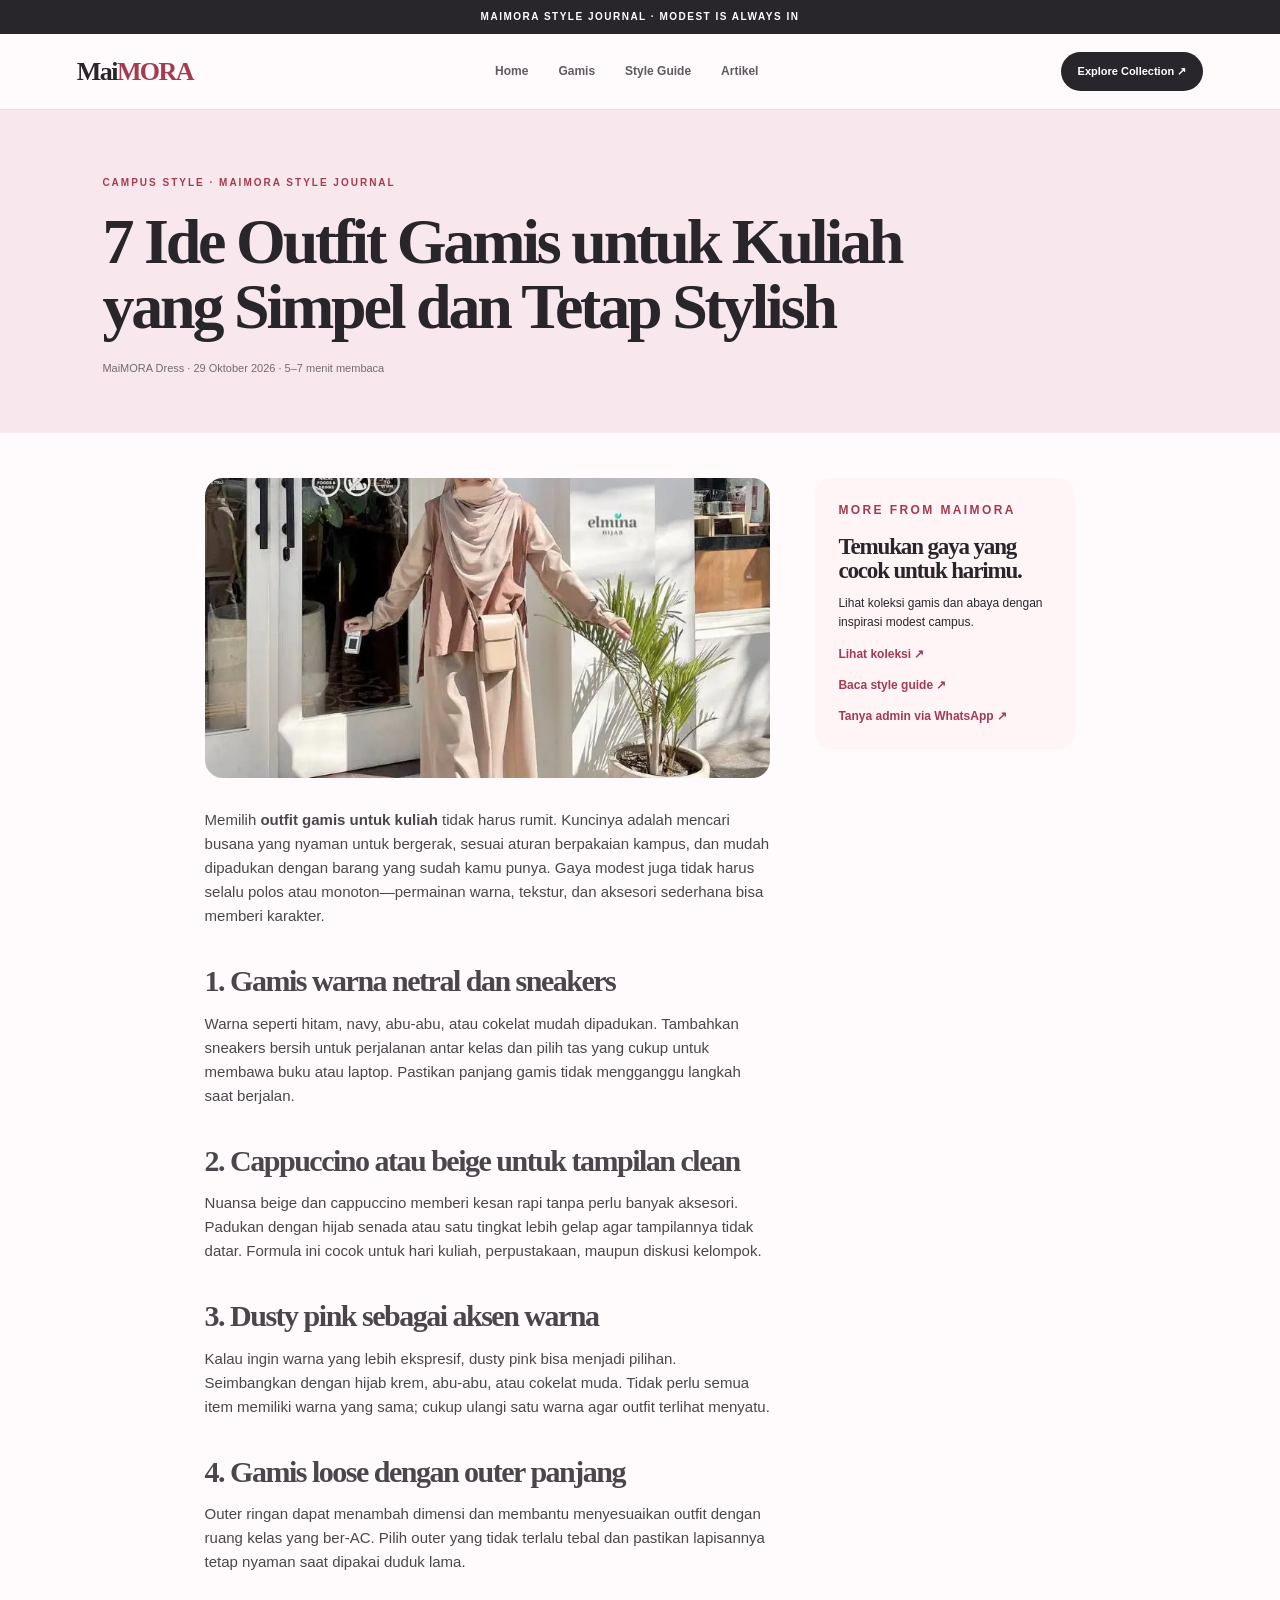
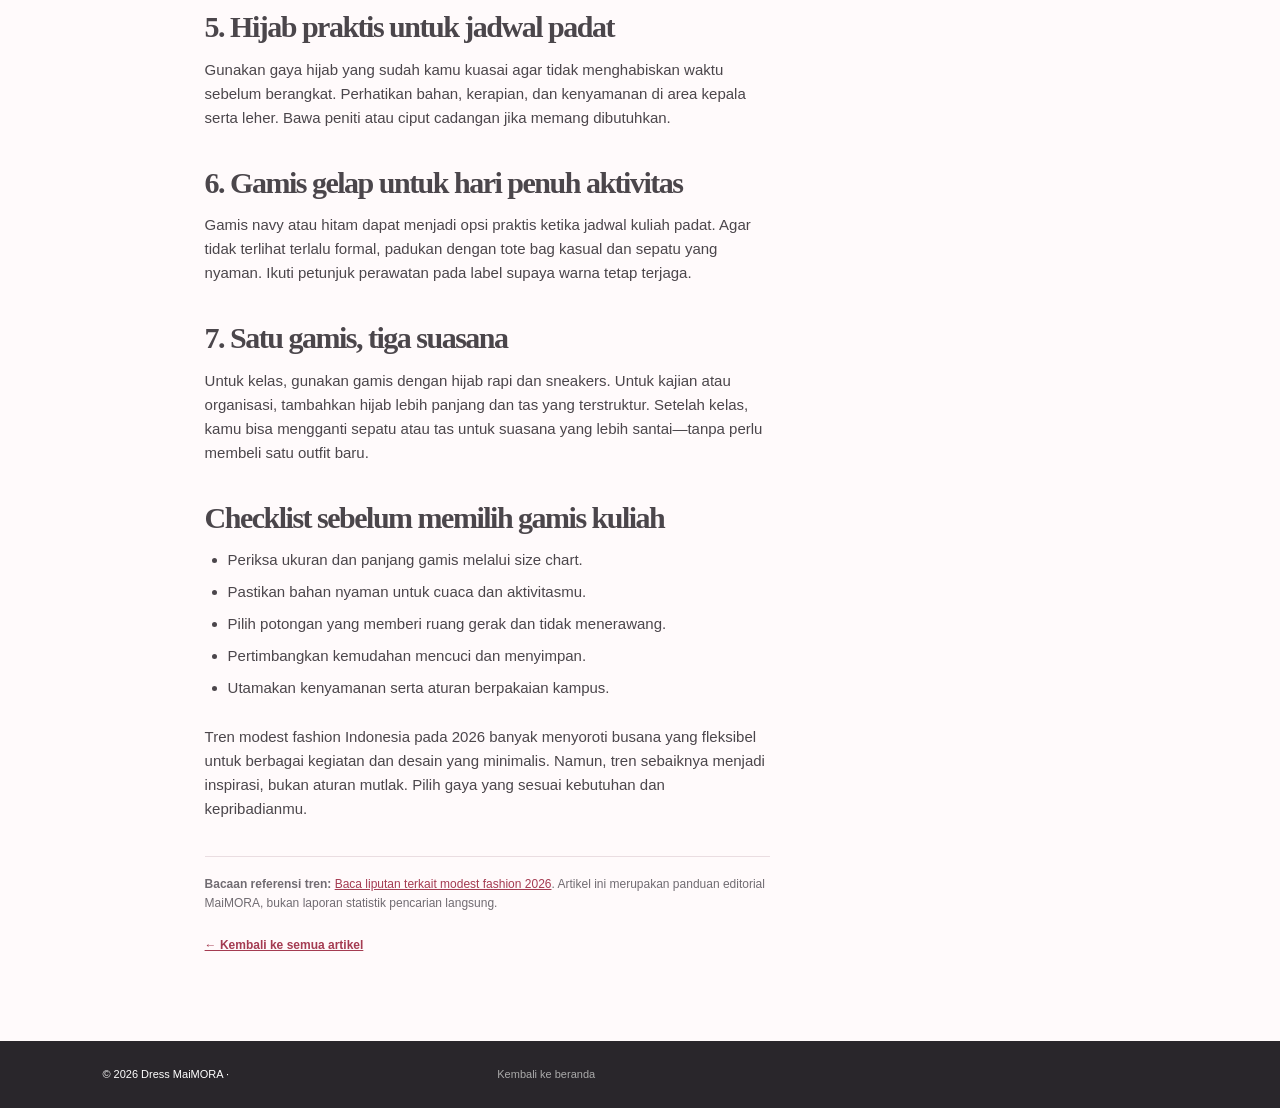
<file: artikel/outfit-gamis-untuk-kuliah.html>
<!doctype html><html lang="id"><head><meta charset="utf-8"><meta name="viewport" content="width=device-width,initial-scale=1"><meta name="description" content="Cari inspirasi outfit gamis untuk kuliah yang sopan, nyaman, dan modern. Simak tujuh ide padu padan hijab, sepatu, tas, dan warna dari MaiMORA Dress."><meta name="keywords" content="outfit gamis untuk kuliah, gamis kuliah, outfit muslimah kampus, modest fashion Gen Z"><meta name="robots" content="index,follow,max-image-preview:large"><link rel="canonical" href="https://maimora.my.id/artikel/outfit-gamis-untuk-kuliah.html"><meta property="og:type" content="article"><meta property="og:title" content="7 Ide Outfit Gamis untuk Kuliah yang Simpel dan Tetap Stylish"><meta property="og:description" content="Cari inspirasi outfit gamis untuk kuliah yang sopan, nyaman, dan modern. Simak tujuh ide padu padan hijab, sepatu, tas, dan warna dari MaiMORA Dress."><meta property="og:url" content="https://maimora.my.id/artikel/outfit-gamis-untuk-kuliah.html"><meta property="og:image" content="https://maimora.my.id/assets/02-cappuccino-campus.webp"><title>7 Ide Outfit Gamis untuk Kuliah yang Simpel dan Tetap Stylish | MaiMORA Dress</title><link rel="stylesheet" href="../style.css"><link rel="icon" href="../favicon.svg" type="image/svg+xml"><script type="application/ld+json">{"@context":"https://schema.org","@type":"Article","headline":"7 Ide Outfit Gamis untuk Kuliah yang Simpel dan Tetap Stylish","description":"Cari inspirasi outfit gamis untuk kuliah yang sopan, nyaman, dan modern. Simak tujuh ide padu padan hijab, sepatu, tas, dan warna dari MaiMORA Dress.","datePublished":"2026-10-29","dateModified":"2026-10-29","author":{"@type":"Organization","name":"MaiMORA Dress"},"publisher":{"@type":"Organization","name":"MaiMORA Dress"},"mainEntityOfPage":"https://maimora.my.id/artikel/outfit-gamis-untuk-kuliah.html"}</script><style>
.article-hero{background:#f8e7ec;padding:65px 8% 45px}.article-hero .eyebrow{margin-bottom:18px}.article-hero h1{font-size:clamp(38px,5vw,64px);max-width:900px}.article-meta{font-size:11px;color:#716c72;margin-top:20px}.article-layout{max-width:1050px;margin:0 auto;padding:45px 7% 85px;display:grid;grid-template-columns:minmax(0,1fr) 260px;gap:45px}.article-body{font-size:15px;color:#4b464b}.article-body p{margin:0 0 20px}.article-body h2{font-size:30px;margin:36px 0 13px;line-height:1.15}.article-body ul{padding-left:23px;margin:0 0 25px}.article-body li{margin:8px 0}.article-body a{color:#a43b51;text-decoration:underline}.article-image{height:300px;border-radius:18px;overflow:hidden;margin-bottom:30px}.article-side{background:#fff5f7;border-radius:16px;padding:23px;height:max-content}.article-side h2{font-size:23px}.article-side p,.article-side a{font-size:12px}.article-side a{display:block;color:#a43b51;font-weight:800;margin-top:12px}.article-back{display:inline-block;margin-top:22px;font-size:12px;font-weight:800;color:#a43b51}.source-note{border-top:1px solid #eadde1;margin-top:35px;padding-top:18px;font-size:12px;color:#716c72}.article-footer{background:#29262b;color:white;padding:25px 8%;font-size:11px}@media(max-width:760px){.article-layout{grid-template-columns:1fr;gap:25px}.article-hero{padding:48px 6%}.article-image{height:230px}}
</style></head><body><div class="topbar">MAIMORA STYLE JOURNAL · MODEST IS ALWAYS IN</div><header><a class="logo" href="../index.html">Mai<span>MORA</span></a><button class="menu" aria-label="Buka menu">☰</button><nav><a href="../index.html#home">Home</a><a href="../index.html#collection">Gamis</a><a href="../index.html#style">Style Guide</a><a href="../index.html#artikel">Artikel</a></nav><a class="shop" href="../index.html#collection">Explore Collection ↗</a></header><main><section class="article-hero"><p class="eyebrow">CAMPUS STYLE · MAIMORA STYLE JOURNAL</p><h1>7 Ide Outfit Gamis untuk Kuliah yang Simpel dan Tetap Stylish</h1><p class="article-meta">MaiMORA Dress · 29 Oktober 2026 · 5–7 menit membaca</p></section><div class="article-layout"><article class="article-body"><div class="article-image"><img loading="lazy" decoding="async" width="769" height="769" src="../assets/02-cappuccino-campus.webp" alt="Inspirasi modest fashion MaiMORA untuk campus style"></div><p>Memilih <strong>outfit gamis untuk kuliah</strong> tidak harus rumit. Kuncinya adalah mencari busana yang nyaman untuk bergerak, sesuai aturan berpakaian kampus, dan mudah dipadukan dengan barang yang sudah kamu punya. Gaya modest juga tidak harus selalu polos atau monoton—permainan warna, tekstur, dan aksesori sederhana bisa memberi karakter.</p>
<h2>1. Gamis warna netral dan sneakers</h2><p>Warna seperti hitam, navy, abu-abu, atau cokelat mudah dipadukan. Tambahkan sneakers bersih untuk perjalanan antar kelas dan pilih tas yang cukup untuk membawa buku atau laptop. Pastikan panjang gamis tidak mengganggu langkah saat berjalan.</p>
<h2>2. Cappuccino atau beige untuk tampilan clean</h2><p>Nuansa beige dan cappuccino memberi kesan rapi tanpa perlu banyak aksesori. Padukan dengan hijab senada atau satu tingkat lebih gelap agar tampilannya tidak datar. Formula ini cocok untuk hari kuliah, perpustakaan, maupun diskusi kelompok.</p>
<h2>3. Dusty pink sebagai aksen warna</h2><p>Kalau ingin warna yang lebih ekspresif, dusty pink bisa menjadi pilihan. Seimbangkan dengan hijab krem, abu-abu, atau cokelat muda. Tidak perlu semua item memiliki warna yang sama; cukup ulangi satu warna agar outfit terlihat menyatu.</p>
<h2>4. Gamis loose dengan outer panjang</h2><p>Outer ringan dapat menambah dimensi dan membantu menyesuaikan outfit dengan ruang kelas yang ber-AC. Pilih outer yang tidak terlalu tebal dan pastikan lapisannya tetap nyaman saat dipakai duduk lama.</p>
<h2>5. Hijab praktis untuk jadwal padat</h2><p>Gunakan gaya hijab yang sudah kamu kuasai agar tidak menghabiskan waktu sebelum berangkat. Perhatikan bahan, kerapian, dan kenyamanan di area kepala serta leher. Bawa peniti atau ciput cadangan jika memang dibutuhkan.</p>
<h2>6. Gamis gelap untuk hari penuh aktivitas</h2><p>Gamis navy atau hitam dapat menjadi opsi praktis ketika jadwal kuliah padat. Agar tidak terlihat terlalu formal, padukan dengan tote bag kasual dan sepatu yang nyaman. Ikuti petunjuk perawatan pada label supaya warna tetap terjaga.</p>
<h2>7. Satu gamis, tiga suasana</h2><p>Untuk kelas, gunakan gamis dengan hijab rapi dan sneakers. Untuk kajian atau organisasi, tambahkan hijab lebih panjang dan tas yang terstruktur. Setelah kelas, kamu bisa mengganti sepatu atau tas untuk suasana yang lebih santai—tanpa perlu membeli satu outfit baru.</p>
<h2>Checklist sebelum memilih gamis kuliah</h2><ul><li>Periksa ukuran dan panjang gamis melalui size chart.</li><li>Pastikan bahan nyaman untuk cuaca dan aktivitasmu.</li><li>Pilih potongan yang memberi ruang gerak dan tidak menerawang.</li><li>Pertimbangkan kemudahan mencuci dan menyimpan.</li><li>Utamakan kenyamanan serta aturan berpakaian kampus.</li></ul>
<p>Tren modest fashion Indonesia pada 2026 banyak menyoroti busana yang fleksibel untuk berbagai kegiatan dan desain yang minimalis. Namun, tren sebaiknya menjadi inspirasi, bukan aturan mutlak. Pilih gaya yang sesuai kebutuhan dan kepribadianmu.</p><div class="source-note"><strong>Bacaan referensi tren:</strong> <a href="https://www.liputan6.com/islami/read/6283197/tren-hijab-ramadan-2026-tampilan-clean-look-jadi-andalan" target="_blank" rel="noopener noreferrer">Baca liputan terkait modest fashion 2026</a>. Artikel ini merupakan panduan editorial MaiMORA, bukan laporan statistik pencarian langsung.</div><a class="article-back" href="../index.html#artikel">← Kembali ke semua artikel</a></article><aside class="article-side"><p class="eyebrow">MORE FROM MAIMORA</p><h2>Temukan gaya yang cocok untuk harimu.</h2><p>Lihat koleksi gamis dan abaya dengan inspirasi modest campus.</p><a href="../index.html#collection">Lihat koleksi ↗</a><a href="../index.html#style">Baca style guide ↗</a><a href="https://wa.me/6285775252919?text=HAI%20KAK%2C%20MAU%20DRESS%20MUSLIMAH......" target="_blank" rel="noopener noreferrer">Tanya admin via WhatsApp ↗</a></aside></div></main><footer class="article-footer">© 2026 Dress MaiMORA · <a href="../index.html">Kembali ke beranda</a></footer><script src="../script.js"></script></body></html>
</file>
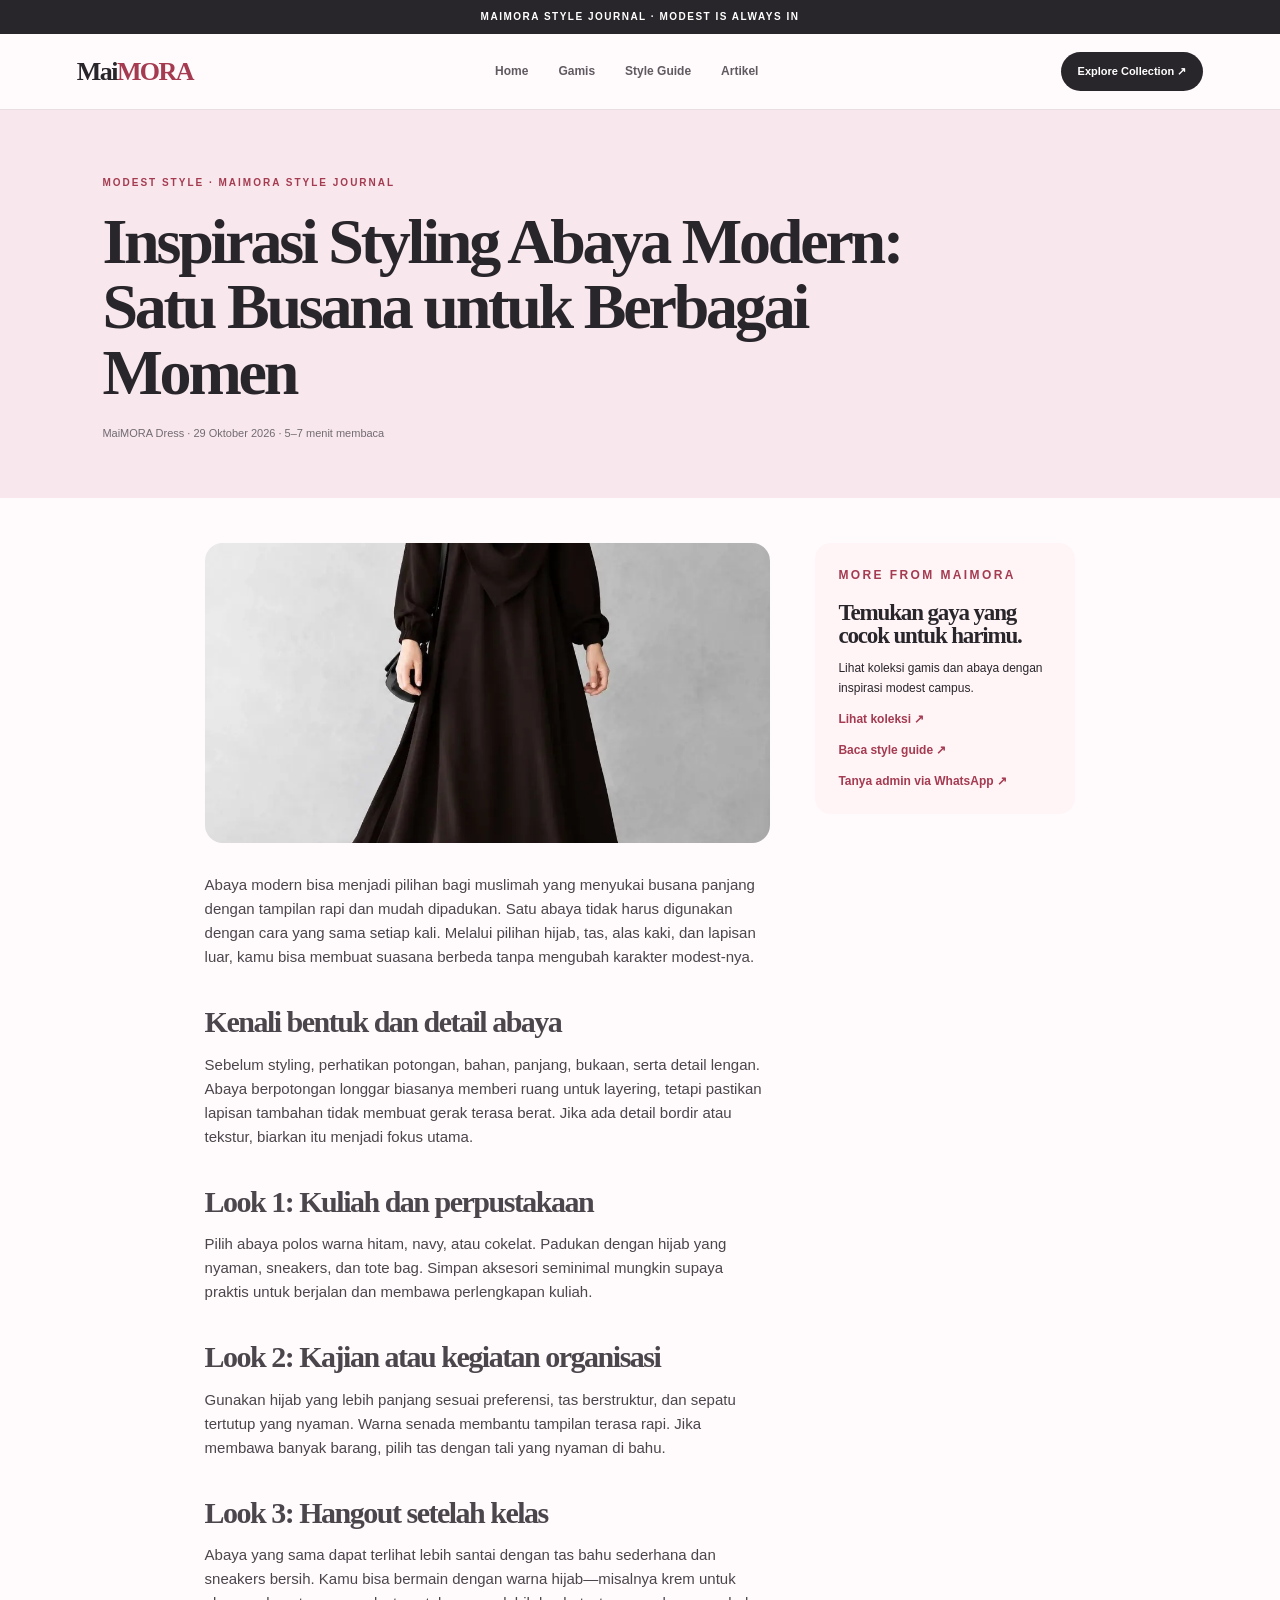
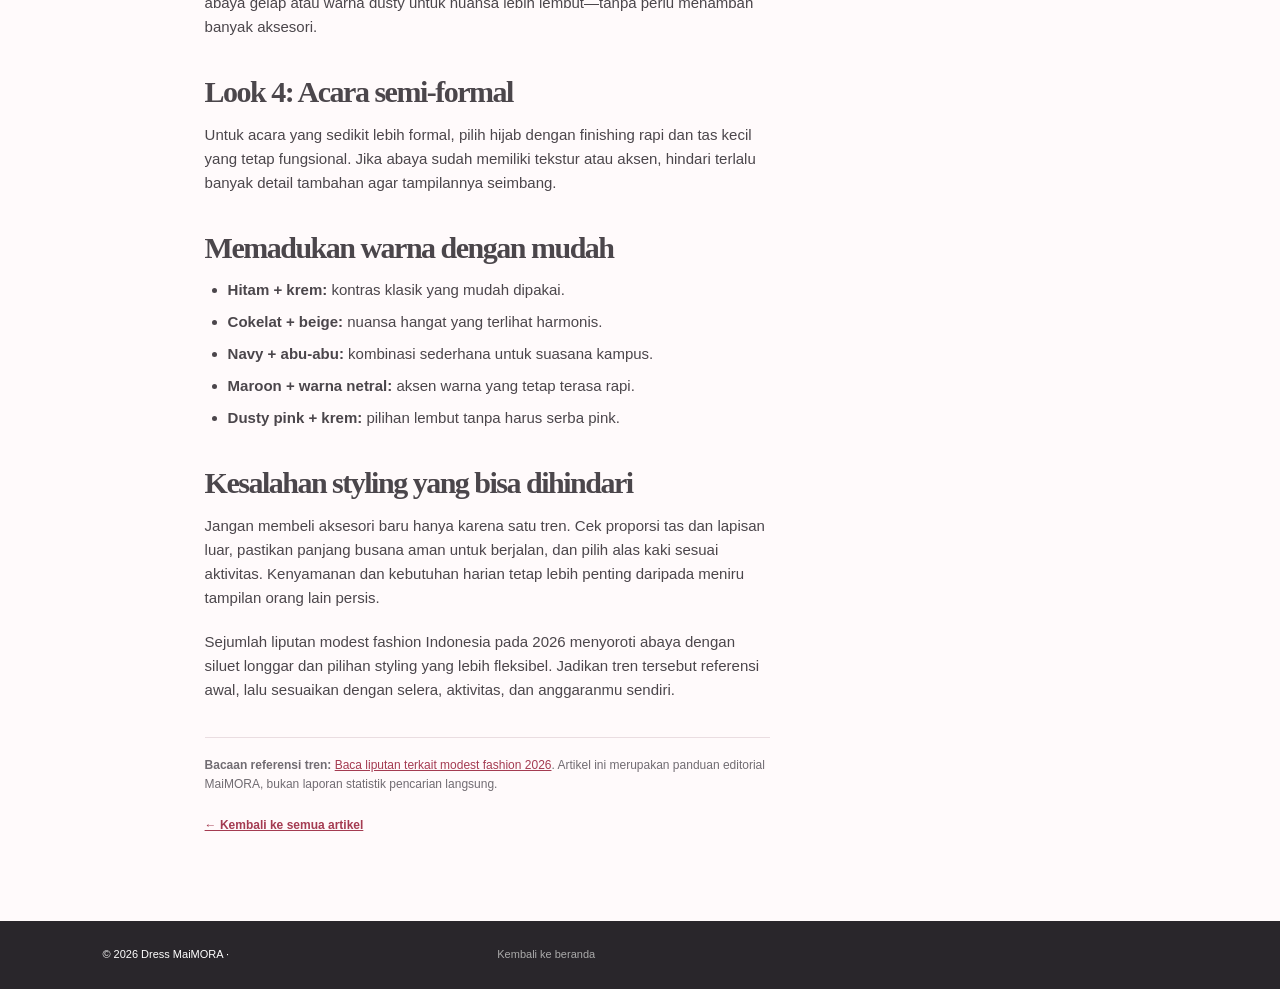
<file: artikel/styling-abaya-modern.html>
<!doctype html><html lang="id"><head><meta charset="utf-8"><meta name="viewport" content="width=device-width,initial-scale=1"><meta name="description" content="Pelajari cara styling abaya modern untuk kuliah, kajian, hangout, dan acara semi-formal dengan hijab, tas, sepatu, dan aksesori yang sederhana."><meta name="keywords" content="styling abaya modern, outfit abaya, abaya untuk kuliah, inspirasi gamis muslimah"><meta name="robots" content="index,follow,max-image-preview:large"><link rel="canonical" href="https://maimora.my.id/artikel/styling-abaya-modern.html"><meta property="og:type" content="article"><meta property="og:title" content="Inspirasi Styling Abaya Modern: Satu Busana untuk Berbagai Momen"><meta property="og:description" content="Pelajari cara styling abaya modern untuk kuliah, kajian, hangout, dan acara semi-formal dengan hijab, tas, sepatu, dan aksesori yang sederhana."><meta property="og:url" content="https://maimora.my.id/artikel/styling-abaya-modern.html"><meta property="og:image" content="https://maimora.my.id/assets/02-haya-black-abaya.webp"><title>Inspirasi Styling Abaya Modern: Satu Busana untuk Berbagai Momen | MaiMORA Dress</title><link rel="stylesheet" href="../style.css"><link rel="icon" href="../favicon.svg" type="image/svg+xml"><script type="application/ld+json">{"@context":"https://schema.org","@type":"Article","headline":"Inspirasi Styling Abaya Modern: Satu Busana untuk Berbagai Momen","description":"Pelajari cara styling abaya modern untuk kuliah, kajian, hangout, dan acara semi-formal dengan hijab, tas, sepatu, dan aksesori yang sederhana.","datePublished":"2026-10-29","dateModified":"2026-10-29","author":{"@type":"Organization","name":"MaiMORA Dress"},"publisher":{"@type":"Organization","name":"MaiMORA Dress"},"mainEntityOfPage":"https://maimora.my.id/artikel/styling-abaya-modern.html"}</script><style>
.article-hero{background:#f8e7ec;padding:65px 8% 45px}.article-hero .eyebrow{margin-bottom:18px}.article-hero h1{font-size:clamp(38px,5vw,64px);max-width:900px}.article-meta{font-size:11px;color:#716c72;margin-top:20px}.article-layout{max-width:1050px;margin:0 auto;padding:45px 7% 85px;display:grid;grid-template-columns:minmax(0,1fr) 260px;gap:45px}.article-body{font-size:15px;color:#4b464b}.article-body p{margin:0 0 20px}.article-body h2{font-size:30px;margin:36px 0 13px;line-height:1.15}.article-body ul{padding-left:23px;margin:0 0 25px}.article-body li{margin:8px 0}.article-body a{color:#a43b51;text-decoration:underline}.article-image{height:300px;border-radius:18px;overflow:hidden;margin-bottom:30px}.article-side{background:#fff5f7;border-radius:16px;padding:23px;height:max-content}.article-side h2{font-size:23px}.article-side p,.article-side a{font-size:12px}.article-side a{display:block;color:#a43b51;font-weight:800;margin-top:12px}.article-back{display:inline-block;margin-top:22px;font-size:12px;font-weight:800;color:#a43b51}.source-note{border-top:1px solid #eadde1;margin-top:35px;padding-top:18px;font-size:12px;color:#716c72}.article-footer{background:#29262b;color:white;padding:25px 8%;font-size:11px}@media(max-width:760px){.article-layout{grid-template-columns:1fr;gap:25px}.article-hero{padding:48px 6%}.article-image{height:230px}}
</style></head><body><div class="topbar">MAIMORA STYLE JOURNAL · MODEST IS ALWAYS IN</div><header><a class="logo" href="../index.html">Mai<span>MORA</span></a><button class="menu" aria-label="Buka menu">☰</button><nav><a href="../index.html#home">Home</a><a href="../index.html#collection">Gamis</a><a href="../index.html#style">Style Guide</a><a href="../index.html#artikel">Artikel</a></nav><a class="shop" href="../index.html#collection">Explore Collection ↗</a></header><main><section class="article-hero"><p class="eyebrow">MODEST STYLE · MAIMORA STYLE JOURNAL</p><h1>Inspirasi Styling Abaya Modern: Satu Busana untuk Berbagai Momen</h1><p class="article-meta">MaiMORA Dress · 29 Oktober 2026 · 5–7 menit membaca</p></section><div class="article-layout"><article class="article-body"><div class="article-image"><img loading="lazy" decoding="async" width="1024" height="1024" src="../assets/02-haya-black-abaya.webp" alt="Inspirasi modest fashion MaiMORA untuk modest style"></div><p>Abaya modern bisa menjadi pilihan bagi muslimah yang menyukai busana panjang dengan tampilan rapi dan mudah dipadukan. Satu abaya tidak harus digunakan dengan cara yang sama setiap kali. Melalui pilihan hijab, tas, alas kaki, dan lapisan luar, kamu bisa membuat suasana berbeda tanpa mengubah karakter modest-nya.</p>
<h2>Kenali bentuk dan detail abaya</h2><p>Sebelum styling, perhatikan potongan, bahan, panjang, bukaan, serta detail lengan. Abaya berpotongan longgar biasanya memberi ruang untuk layering, tetapi pastikan lapisan tambahan tidak membuat gerak terasa berat. Jika ada detail bordir atau tekstur, biarkan itu menjadi fokus utama.</p>
<h2>Look 1: Kuliah dan perpustakaan</h2><p>Pilih abaya polos warna hitam, navy, atau cokelat. Padukan dengan hijab yang nyaman, sneakers, dan tote bag. Simpan aksesori seminimal mungkin supaya praktis untuk berjalan dan membawa perlengkapan kuliah.</p>
<h2>Look 2: Kajian atau kegiatan organisasi</h2><p>Gunakan hijab yang lebih panjang sesuai preferensi, tas berstruktur, dan sepatu tertutup yang nyaman. Warna senada membantu tampilan terasa rapi. Jika membawa banyak barang, pilih tas dengan tali yang nyaman di bahu.</p>
<h2>Look 3: Hangout setelah kelas</h2><p>Abaya yang sama dapat terlihat lebih santai dengan tas bahu sederhana dan sneakers bersih. Kamu bisa bermain dengan warna hijab—misalnya krem untuk abaya gelap atau warna dusty untuk nuansa lebih lembut—tanpa perlu menambah banyak aksesori.</p>
<h2>Look 4: Acara semi-formal</h2><p>Untuk acara yang sedikit lebih formal, pilih hijab dengan finishing rapi dan tas kecil yang tetap fungsional. Jika abaya sudah memiliki tekstur atau aksen, hindari terlalu banyak detail tambahan agar tampilannya seimbang.</p>
<h2>Memadukan warna dengan mudah</h2><ul><li><strong>Hitam + krem:</strong> kontras klasik yang mudah dipakai.</li><li><strong>Cokelat + beige:</strong> nuansa hangat yang terlihat harmonis.</li><li><strong>Navy + abu-abu:</strong> kombinasi sederhana untuk suasana kampus.</li><li><strong>Maroon + warna netral:</strong> aksen warna yang tetap terasa rapi.</li><li><strong>Dusty pink + krem:</strong> pilihan lembut tanpa harus serba pink.</li></ul>
<h2>Kesalahan styling yang bisa dihindari</h2><p>Jangan membeli aksesori baru hanya karena satu tren. Cek proporsi tas dan lapisan luar, pastikan panjang busana aman untuk berjalan, dan pilih alas kaki sesuai aktivitas. Kenyamanan dan kebutuhan harian tetap lebih penting daripada meniru tampilan orang lain persis.</p>
<p>Sejumlah liputan modest fashion Indonesia pada 2026 menyoroti abaya dengan siluet longgar dan pilihan styling yang lebih fleksibel. Jadikan tren tersebut referensi awal, lalu sesuaikan dengan selera, aktivitas, dan anggaranmu sendiri.</p><div class="source-note"><strong>Bacaan referensi tren:</strong> <a href="https://wolipop.detik.com/hijab-style/d-8563980/khiban-tabrak-warna-hingga-cupro-tren-abaya-di-tahun-2026" target="_blank" rel="noopener noreferrer">Baca liputan terkait modest fashion 2026</a>. Artikel ini merupakan panduan editorial MaiMORA, bukan laporan statistik pencarian langsung.</div><a class="article-back" href="../index.html#artikel">← Kembali ke semua artikel</a></article><aside class="article-side"><p class="eyebrow">MORE FROM MAIMORA</p><h2>Temukan gaya yang cocok untuk harimu.</h2><p>Lihat koleksi gamis dan abaya dengan inspirasi modest campus.</p><a href="../index.html#collection">Lihat koleksi ↗</a><a href="../index.html#style">Baca style guide ↗</a><a href="https://wa.me/6285775252919?text=HAI%20KAK%2C%20MAU%20DRESS%20MUSLIMAH......" target="_blank" rel="noopener noreferrer">Tanya admin via WhatsApp ↗</a></aside></div></main><footer class="article-footer">© 2026 Dress MaiMORA · <a href="../index.html">Kembali ke beranda</a></footer><script src="../script.js"></script></body></html>
</file>
<file: style.css>
*{box-sizing:border-box}html{scroll-behavior:smooth}body{margin:0;background:#fffafb;color:#29262b;font-family:Arial,Helvetica,sans-serif;line-height:1.6}a{text-decoration:none;color:inherit}img{display:block;width:100%;height:100%;object-fit:cover}.topbar{background:#29262b;color:#fff;text-align:center;padding:9px;font-size:10px;font-weight:800;letter-spacing:.15em}.logo{font:700 26px Georgia,"Times New Roman",serif;letter-spacing:-.06em}.logo span,em{color:#a43b51;font-style:normal}header{height:76px;padding:0 6%;display:flex;align-items:center;justify-content:space-between;position:sticky;top:0;z-index:20;background:#fffafbf2;backdrop-filter:blur(15px);border-bottom:1px solid #e8dde0}nav{display:flex;gap:30px}nav a{font-size:12px;font-weight:700;color:#605b61}.shop,.btn{background:#29262b;color:#fff;border-radius:99px}.shop{font-size:11px;padding:11px 17px;font-weight:800}.menu{display:none;border:0;background:none;font-size:24px}.hero{min-height:calc(100vh - 110px);padding:55px 8%;display:grid;grid-template-columns:1fr 1fr;align-items:center;gap:7%}.eyebrow{color:#a43b51;font-size:10px;letter-spacing:.2em;font-weight:900;margin:0 0 15px}h1,h2{font-family:Georgia,"Times New Roman",serif;line-height:1.02;letter-spacing:-.05em}h1{font-size:clamp(50px,6.5vw,88px);margin:0}h2{font-size:clamp(40px,5vw,64px);margin:0}.lead{color:#716c72;max-width:570px;font-size:15px;margin:24px 0 30px}.actions{display:flex;gap:25px;align-items:center}.btn{padding:14px 20px;font-size:12px;font-weight:800}.btn b{margin-left:20px}.link{font-size:12px;font-weight:800}.chips{display:flex;gap:7px;flex-wrap:wrap;margin-top:35px}.chips span{font-size:10px;color:#716c72;border:1px solid #e8dde0;background:#fff;padding:7px 11px;border-radius:99px}.hero-art{height:610px;position:relative;display:flex;justify-content:center}.hero-photo{height:100%;width:min(450px,86%);border-radius:230px 230px 18px 18px;overflow:hidden;box-shadow:0 25px 60px #6e344220}.quote-card{position:absolute;right:-1%;bottom:43px;background:#fff;border-radius:12px;padding:12px 16px;box-shadow:0 12px 30px #0002;display:flex;flex-direction:column}.quote-card small{font-size:9px;color:#716c72}.quote-card strong{font-size:12px}.new-card{position:absolute;left:-30px;bottom:30px;background:#fff;padding:13px;border-radius:12px;box-shadow:0 12px 30px #0002;display:flex;align-items:center;gap:10px;font:600 13px Georgia,"Times New Roman",serif}.new-card b{width:31px;height:31px;background:#a43b51;color:#fff;border-radius:50%;display:grid;place-items:center;font:800 10px "DM Sans"}.ticker{background:#a43b51;color:#fff;overflow:hidden;white-space:nowrap;padding:13px;font-size:10px;font-weight:900;letter-spacing:.2em}.ticker span{display:inline-block;animation:scroll 24s linear infinite}@keyframes scroll{to{transform:translateX(-30%)}}.section{padding:100px 8%}.heading{display:flex;justify-content:space-between;align-items:end;gap:35px;margin-bottom:38px}.heading>p{max-width:410px;color:#716c72;font-size:13px}.center{justify-content:center;text-align:center}.filters{display:flex;gap:8px;flex-wrap:wrap;margin-bottom:25px}.filters button{border:1px solid #e8dde0;background:#fff;color:#716c72;padding:8px 15px;border-radius:99px;font-size:11px;font-weight:800;cursor:pointer}.filters button.active{background:#29262b;color:#fff}.products{display:grid;grid-template-columns:repeat(4,1fr);gap:17px}.pic{height:455px;border-radius:14px;overflow:hidden;position:relative;background:#eee}.pic img{transition:.45s}.product:hover .pic img{transform:scale(1.04)}.pic>span{position:absolute;top:12px;left:12px;background:#fff;color:#a43b51;border-radius:99px;padding:7px 9px;font-size:8px;font-weight:900}.pic>span.dark{background:#29262b;color:#fff}.fav{position:absolute;right:12px;top:12px;width:34px;height:34px;border:0;border-radius:50%;background:#fff;font-size:19px;cursor:pointer}.fav.active{background:#a43b51;color:#fff}.info{display:flex;justify-content:space-between;gap:10px;padding:13px 3px}.info h3{font-size:13px;margin:0}.info p{font-size:10px;color:#716c72;margin:2px 0}.info>b{font-size:12px}.product.hide{display:none}.islamic-note{padding:90px 10%;display:grid;grid-template-columns:1fr 1fr;gap:10%;background:#f7eff1;align-items:center}.islamic-note p:not(.eyebrow){color:#716c72;font-size:14px;max-width:530px;margin-top:22px}.dua{font:500 25px/1.45 Georgia,"Times New Roman",serif;border-left:2px solid #a43b51;padding-left:30px}.split{display:grid;grid-template-columns:1fr 1fr;background:#f8e7ec}.split-img{height:690px}.split-copy{padding:80px 11%;display:flex;flex-direction:column;justify-content:center}.split-copy>p:not(.eyebrow){color:#716c72;font-size:14px;max-width:470px;margin:23px 0 30px}.moods{border-top:1px solid #d8c6cb}.moods>div{display:grid;grid-template-columns:38px 1fr;gap:10px;padding:17px 0;border-bottom:1px solid #d8c6cb}.moods b{color:#a43b51;font-size:10px}.moods strong,.moods small{display:block}.moods strong{font-size:13px}.moods small{font-size:10px;color:#716c72}.reason-grid,.review-grid{display:grid;grid-template-columns:repeat(3,1fr);gap:18px}.reason-grid div{background:#fff;border:1px solid #e8dde0;border-radius:15px;padding:29px}.reason-grid i{font-style:normal;font-size:25px}.reason-grid h3{font-size:15px;margin:13px 0 6px}.reason-grid p{font-size:12px;color:#716c72}.review-grid blockquote{margin:0;background:#fff;border:1px solid #e8dde0;border-radius:15px;padding:27px;min-height:210px;display:flex;flex-direction:column;color:#a43b51;letter-spacing:4px;font-size:10px}.review-grid p{font:500 18px/1.4 Georgia,"Times New Roman",serif;color:#29262b;letter-spacing:0;margin:auto 0}.review-grid small{color:#716c72;letter-spacing:0}.faq{display:grid;grid-template-columns:.7fr 1.3fr;gap:10%;background:#f7eff1}.faqs details{border-top:1px solid #d8c9ce;padding:19px 0}.faqs details:last-child{border-bottom:1px solid #d8c9ce}.faqs summary{list-style:none;cursor:pointer;display:flex;justify-content:space-between;font-size:13px;font-weight:800}.faqs summary::-webkit-details-marker{display:none}.faqs summary b{font-size:19px}.faqs p{font-size:12px;color:#716c72}footer{background:#29262b;color:#fff;padding:65px 8% 25px;display:grid;grid-template-columns:2fr 1fr 1fr 1.4fr;gap:30px}footer>div{display:flex;flex-direction:column;gap:8px}footer b{font-size:10px;letter-spacing:.13em;text-transform:uppercase}footer p,footer a{font-size:11px;color:#aaa}.wa-link{color:#e7a0b5!important}.copy{grid-column:1/-1;border-top:1px solid #454247;padding-top:18px;color:#777;font-size:9px;margin-top:20px}.wa{position:fixed;right:22px;bottom:22px;width:58px;height:58px;border-radius:50%;background:#20a85a;color:#fff;display:grid;place-items:center;z-index:50;box-shadow:0 10px 25px #0003}.wa>span{font-size:30px;transform:rotate(-20deg)}.wa em{position:absolute;right:68px;background:#29262b;color:#fff;padding:7px 10px;border-radius:7px;font:10px "DM Sans";white-space:nowrap;opacity:0;transition:.2s}.wa:hover em{opacity:1}.up{position:fixed;right:28px;bottom:93px;width:40px;height:40px;border:0;border-radius:50%;background:#fff;box-shadow:0 5px 18px #0002;opacity:0;pointer-events:none}.up.show{opacity:1;pointer-events:auto}@media(max-width:900px){nav{gap:15px}.hero{padding:50px 6%;gap:4%}.hero-art{height:520px}.products{grid-template-columns:repeat(2,1fr)}.section{padding:80px 6%}}@media(max-width:700px){header{height:68px}.menu{display:block}.shop{display:none}nav{display:none;position:absolute;top:68px;left:0;right:0;background:#fffafb;padding:20px 7%;flex-direction:column;border-bottom:1px solid #e8dde0}nav.open{display:flex}.hero{grid-template-columns:1fr;padding:48px 6%}.hero-art{height:470px;margin-top:20px}.hero-photo{width:78%}.new-card{left:0}.quote-card{right:0}.heading{display:block}.heading>p{margin-top:15px}.islamic-note{grid-template-columns:1fr;gap:35px;padding:70px 8%}.dua{font-size:21px}.split{grid-template-columns:1fr}.split-img{height:450px}.split-copy{padding:65px 8%}.reason-grid,.review-grid{grid-template-columns:1fr}.faq{grid-template-columns:1fr;gap:35px}footer{grid-template-columns:1fr 1fr;padding:55px 7%}}@media(max-width:450px){h1{font-size:48px}.products{gap:12px}.pic{height:285px}.info{display:block}.info>b{display:block;margin-top:5px}.wa{right:15px;bottom:16px}.wa em{display:none}footer{grid-template-columns:1fr}.copy{grid-column:auto}}
.collection-note{font-size:11px;color:#a43b51;margin:-8px 0 20px;font-weight:700}

.collection-note{font-size:11px;color:#a43b51;margin:-8px 0 20px;font-weight:700}
.products{grid-template-columns:repeat(4,1fr)}
@media(max-width:1100px){.products{grid-template-columns:repeat(3,1fr)}}
@media(max-width:700px){.products{grid-template-columns:repeat(2,1fr)}}
@media(max-width:450px){.products{grid-template-columns:1fr 1fr}}

/* SEO article cards */
.blog-section{background:#fff5f7}.blog-grid{display:grid;grid-template-columns:repeat(3,minmax(0,1fr));gap:18px}.blog-card{display:flex;flex-direction:column;align-items:flex-start;min-height:280px;background:#fff;border:1px solid #eadde1;border-radius:18px;padding:26px;box-shadow:0 10px 28px #6e34420a}.blog-number{font-size:9px;letter-spacing:.16em;font-weight:900;color:#a43b51}.blog-card h3{font:600 23px/1.22 Georgia,"Times New Roman",serif;margin:20px 0 10px;letter-spacing:-.025em}.blog-card p{font-size:12px;color:#716c72;margin:0 0 20px}.blog-card a{margin-top:auto;color:#a43b51;font-size:11px;font-weight:900}.blog-card a span{margin-left:8px}.blog-card:hover{transform:translateY(-3px);box-shadow:0 16px 34px #6e344215;transition:.2s}
@media(max-width:800px){.blog-grid{grid-template-columns:1fr}.blog-card{min-height:220px}}
</file>
<file: MaiMORA_AutoScroll_2Detik/MaiMORA.DRESS-main/style.css>
*{box-sizing:border-box}html{scroll-behavior:smooth}body{margin:0;background:#FFF9F2;color:#5A0F19;font-family:"DM Sans",sans-serif;line-height:1.6}a{text-decoration:none;color:inherit}img{display:block;width:100%;height:100%;object-fit:cover}.topbar{background:#5A0F19;color:#fff;text-align:center;padding:9px;font-size:10px;font-weight:800;letter-spacing:.15em}.logo{font:700 26px "Playfair Display",serif;letter-spacing:-.06em}.logo span,em{color:#8F1D2C;font-style:normal}header{height:76px;padding:0 6%;display:flex;align-items:center;justify-content:space-between;position:sticky;top:0;z-index:20;background:#FFF9F2f2;backdrop-filter:blur(15px);border-bottom:1px solid #e8dde0}nav{display:flex;gap:30px}nav a{font-size:12px;font-weight:700;color:#605b61}.shop,.btn{background:#5A0F19;color:#fff;border-radius:99px}.shop{font-size:11px;padding:11px 17px;font-weight:800}.menu{display:none;border:0;background:none;font-size:24px}.hero{min-height:calc(100vh - 110px);padding:55px 8%;display:grid;grid-template-columns:1fr 1fr;align-items:center;gap:7%}.eyebrow{color:#8F1D2C;font-size:10px;letter-spacing:.2em;font-weight:900;margin:0 0 15px}h1,h2{font-family:"Playfair Display",serif;line-height:1.02;letter-spacing:-.05em}h1{font-size:clamp(50px,6.5vw,88px);margin:0}h2{font-size:clamp(40px,5vw,64px);margin:0}.lead{color:#716c72;max-width:570px;font-size:15px;margin:24px 0 30px}.actions{display:flex;gap:25px;align-items:center}.btn{padding:14px 20px;font-size:12px;font-weight:800}.btn b{margin-left:20px}.link{font-size:12px;font-weight:800}.chips{display:flex;gap:7px;flex-wrap:wrap;margin-top:35px}.chips span{font-size:10px;color:#716c72;border:1px solid #e8dde0;background:#fff;padding:7px 11px;border-radius:99px}.hero-art{height:610px;position:relative;display:flex;justify-content:center}.hero-photo{height:100%;width:min(450px,86%);border-radius:230px 230px 18px 18px;overflow:hidden;box-shadow:0 25px 60px #6e344220}.quote-card{position:absolute;right:-1%;bottom:43px;background:#fff;border-radius:12px;padding:12px 16px;box-shadow:0 12px 30px #0002;display:flex;flex-direction:column}.quote-card small{font-size:9px;color:#716c72}.quote-card strong{font-size:12px}.new-card{position:absolute;left:-30px;bottom:30px;background:#fff;padding:13px;border-radius:12px;box-shadow:0 12px 30px #0002;display:flex;align-items:center;gap:10px;font:600 13px "Playfair Display",serif}.new-card b{width:31px;height:31px;background:#8F1D2C;color:#fff;border-radius:50%;display:grid;place-items:center;font:800 10px "DM Sans"}.ticker{background:#8F1D2C;color:#fff;overflow:hidden;white-space:nowrap;padding:13px;font-size:10px;font-weight:900;letter-spacing:.2em}.ticker span{display:inline-block;animation:scroll 24s linear infinite}@keyframes scroll{to{transform:translateX(-30%)}}.section{padding:100px 8%}.heading{display:flex;justify-content:space-between;align-items:end;gap:35px;margin-bottom:38px}.heading>p{max-width:410px;color:#716c72;font-size:13px}.center{justify-content:center;text-align:center}.filters{display:flex;gap:8px;flex-wrap:wrap;margin-bottom:25px}.filters button{border:1px solid #e8dde0;background:#fff;color:#716c72;padding:8px 15px;border-radius:99px;font-size:11px;font-weight:800;cursor:pointer}.filters button.active{background:#5A0F19;color:#fff}.products{display:grid;grid-template-columns:repeat(4,1fr);gap:17px}.pic{height:455px;border-radius:14px;overflow:hidden;position:relative;background:#eee}.pic img{transition:.45s}.product:hover .pic img{transform:scale(1.04)}.pic>span{position:absolute;top:12px;left:12px;background:#fff;color:#8F1D2C;border-radius:99px;padding:7px 9px;font-size:8px;font-weight:900}.pic>span.dark{background:#5A0F19;color:#fff}.fav{position:absolute;right:12px;top:12px;width:34px;height:34px;border:0;border-radius:50%;background:#fff;font-size:19px;cursor:pointer}.fav.active{background:#8F1D2C;color:#fff}.info{display:flex;justify-content:space-between;gap:10px;padding:13px 3px}.info h3{font-size:13px;margin:0}.info p{font-size:10px;color:#716c72;margin:2px 0}.info>b{font-size:12px}.product.hide{display:none}.islamic-note{padding:90px 10%;display:grid;grid-template-columns:1fr 1fr;gap:10%;background:#F8E9E0;align-items:center}.islamic-note p:not(.eyebrow){color:#716c72;font-size:14px;max-width:530px;margin-top:22px}.dua{font:500 25px/1.45 "Playfair Display",serif;border-left:2px solid #8F1D2C;padding-left:30px}.split{display:grid;grid-template-columns:1fr 1fr;background:#F4E2D4}.split-img{height:690px}.split-copy{padding:80px 11%;display:flex;flex-direction:column;justify-content:center}.split-copy>p:not(.eyebrow){color:#716c72;font-size:14px;max-width:470px;margin:23px 0 30px}.moods{border-top:1px solid #d8c6cb}.moods>div{display:grid;grid-template-columns:38px 1fr;gap:10px;padding:17px 0;border-bottom:1px solid #d8c6cb}.moods b{color:#8F1D2C;font-size:10px}.moods strong,.moods small{display:block}.moods strong{font-size:13px}.moods small{font-size:10px;color:#716c72}.reason-grid,.review-grid{display:grid;grid-template-columns:repeat(3,1fr);gap:18px}.reason-grid div{background:#fff;border:1px solid #e8dde0;border-radius:15px;padding:29px}.reason-grid i{font-style:normal;font-size:25px}.reason-grid h3{font-size:15px;margin:13px 0 6px}.reason-grid p{font-size:12px;color:#716c72}.review-grid blockquote{margin:0;background:#fff;border:1px solid #e8dde0;border-radius:15px;padding:27px;min-height:210px;display:flex;flex-direction:column;color:#8F1D2C;letter-spacing:4px;font-size:10px}.review-grid p{font:500 18px/1.4 "Playfair Display",serif;color:#5A0F19;letter-spacing:0;margin:auto 0}.review-grid small{color:#716c72;letter-spacing:0}.faq{display:grid;grid-template-columns:.7fr 1.3fr;gap:10%;background:#F8E9E0}.faqs details{border-top:1px solid #d8c9ce;padding:19px 0}.faqs details:last-child{border-bottom:1px solid #d8c9ce}.faqs summary{list-style:none;cursor:pointer;display:flex;justify-content:space-between;font-size:13px;font-weight:800}.faqs summary::-webkit-details-marker{display:none}.faqs summary b{font-size:19px}.faqs p{font-size:12px;color:#716c72}footer{background:#5A0F19;color:#fff;padding:65px 8% 25px;display:grid;grid-template-columns:2fr 1fr 1fr 1.4fr;gap:30px}footer>div{display:flex;flex-direction:column;gap:8px}footer b{font-size:10px;letter-spacing:.13em;text-transform:uppercase}footer p,footer a{font-size:11px;color:#aaa}.wa-link{color:#e7a0b5!important}.copy{grid-column:1/-1;border-top:1px solid #454247;padding-top:18px;color:#777;font-size:9px;margin-top:20px}.wa{position:fixed;right:22px;bottom:22px;width:58px;height:58px;border-radius:50%;background:#20a85a;color:#fff;display:grid;place-items:center;z-index:50;box-shadow:0 10px 25px #0003}.wa>span{font-size:30px;transform:rotate(-20deg)}.wa em{position:absolute;right:68px;background:#5A0F19;color:#fff;padding:7px 10px;border-radius:7px;font:10px "DM Sans";white-space:nowrap;opacity:0;transition:.2s}.wa:hover em{opacity:1}.up{position:fixed;right:28px;bottom:93px;width:40px;height:40px;border:0;border-radius:50%;background:#fff;box-shadow:0 5px 18px #0002;opacity:0;pointer-events:none}.up.show{opacity:1;pointer-events:auto}@media(max-width:900px){nav{gap:15px}.hero{padding:50px 6%;gap:4%}.hero-art{height:520px}.products{grid-template-columns:repeat(2,1fr)}.section{padding:80px 6%}}@media(max-width:700px){header{height:68px}.menu{display:block}.shop{display:none}nav{display:none;position:absolute;top:68px;left:0;right:0;background:#FFF9F2;padding:20px 7%;flex-direction:column;border-bottom:1px solid #e8dde0}nav.open{display:flex}.hero{grid-template-columns:1fr;padding:48px 6%}.hero-art{height:470px;margin-top:20px}.hero-photo{width:78%}.new-card{left:0}.quote-card{right:0}.heading{display:block}.heading>p{margin-top:15px}.islamic-note{grid-template-columns:1fr;gap:35px;padding:70px 8%}.dua{font-size:21px}.split{grid-template-columns:1fr}.split-img{height:450px}.split-copy{padding:65px 8%}.reason-grid,.review-grid{grid-template-columns:1fr}.faq{grid-template-columns:1fr;gap:35px}footer{grid-template-columns:1fr 1fr;padding:55px 7%}}@media(max-width:450px){h1{font-size:48px}.products{gap:12px}.pic{height:285px}.info{display:block}.info>b{display:block;margin-top:5px}.wa{right:15px;bottom:16px}.wa em{display:none}footer{grid-template-columns:1fr}.copy{grid-column:auto}}
.collection-note{font-size:11px;color:#8F1D2C;margin:-8px 0 20px;font-weight:700}

.collection-note{font-size:11px;color:#8F1D2C;margin:-8px 0 20px;font-weight:700}
.products{grid-template-columns:repeat(4,1fr)}
@media(max-width:1100px){.products{grid-template-columns:repeat(3,1fr)}}
@media(max-width:700px){.products{grid-template-columns:repeat(2,1fr)}}
@media(max-width:450px){.products{grid-template-columns:1fr 1fr}}

/* Mora Abaya image fix */
.pic img{background:#f3eeee}

/* MaiMORA Red & Gold Edition */
:root{--mm-red:#8F1D2C;--mm-deep:#5A0F19;--mm-gold:#C9A227;--mm-gold-light:#E8D49A}
body{background:#FFF9F2}
.topbar{background:linear-gradient(90deg,var(--mm-deep),var(--mm-red),var(--mm-deep));border-bottom:2px solid var(--mm-gold)}
header{background:rgba(255,249,242,.94);border-bottom:1px solid var(--mm-gold-light)}
.logo span,.eyebrow,em{color:var(--mm-red)}
.shop,.btn,.filters button.active{background:var(--mm-red);border:1px solid var(--mm-gold)}
.ticker{background:linear-gradient(90deg,var(--mm-deep),var(--mm-red),#B88A1A,var(--mm-red),var(--mm-deep));}
.hero{background:radial-gradient(circle at 88% 12%,rgba(201,162,39,.18),transparent 30%),radial-gradient(circle at 8% 80%,rgba(143,29,44,.08),transparent 28%)}
.hero-photo{border:3px solid rgba(201,162,39,.65)}
.new-card b{background:var(--mm-red);border:2px solid var(--mm-gold)}
.quote-card{border-left:3px solid var(--mm-gold)}
.chips span{border-color:var(--mm-gold-light)}
.islamic-note{background:linear-gradient(135deg,#F8E9E0,#FFF7E8 55%,#F5E1D8);border-top:1px solid var(--mm-gold-light);border-bottom:1px solid var(--mm-gold-light)}
.dua{border-left-color:var(--mm-gold)}
.split{background:linear-gradient(135deg,#F4E2D4,#FFF3DF)}
.reason-grid div,.review-grid blockquote{border-color:var(--mm-gold-light)}
.faq{background:linear-gradient(135deg,#F8E9E0,#FFF7E8)}
footer{background:linear-gradient(135deg,#5A0F19,#8F1D2C 55%,#6E1320);border-top:3px solid var(--mm-gold)}
.wa-link{color:#E8D49A!important}
.copy{border-top-color:rgba(232,212,154,.35)}
.pic>span{color:var(--mm-red)}
.collection-note{color:var(--mm-red)}
.fav.active{background:var(--mm-red)}
@media(max-width:700px){nav{background:#FFF9F2}}
</file>
